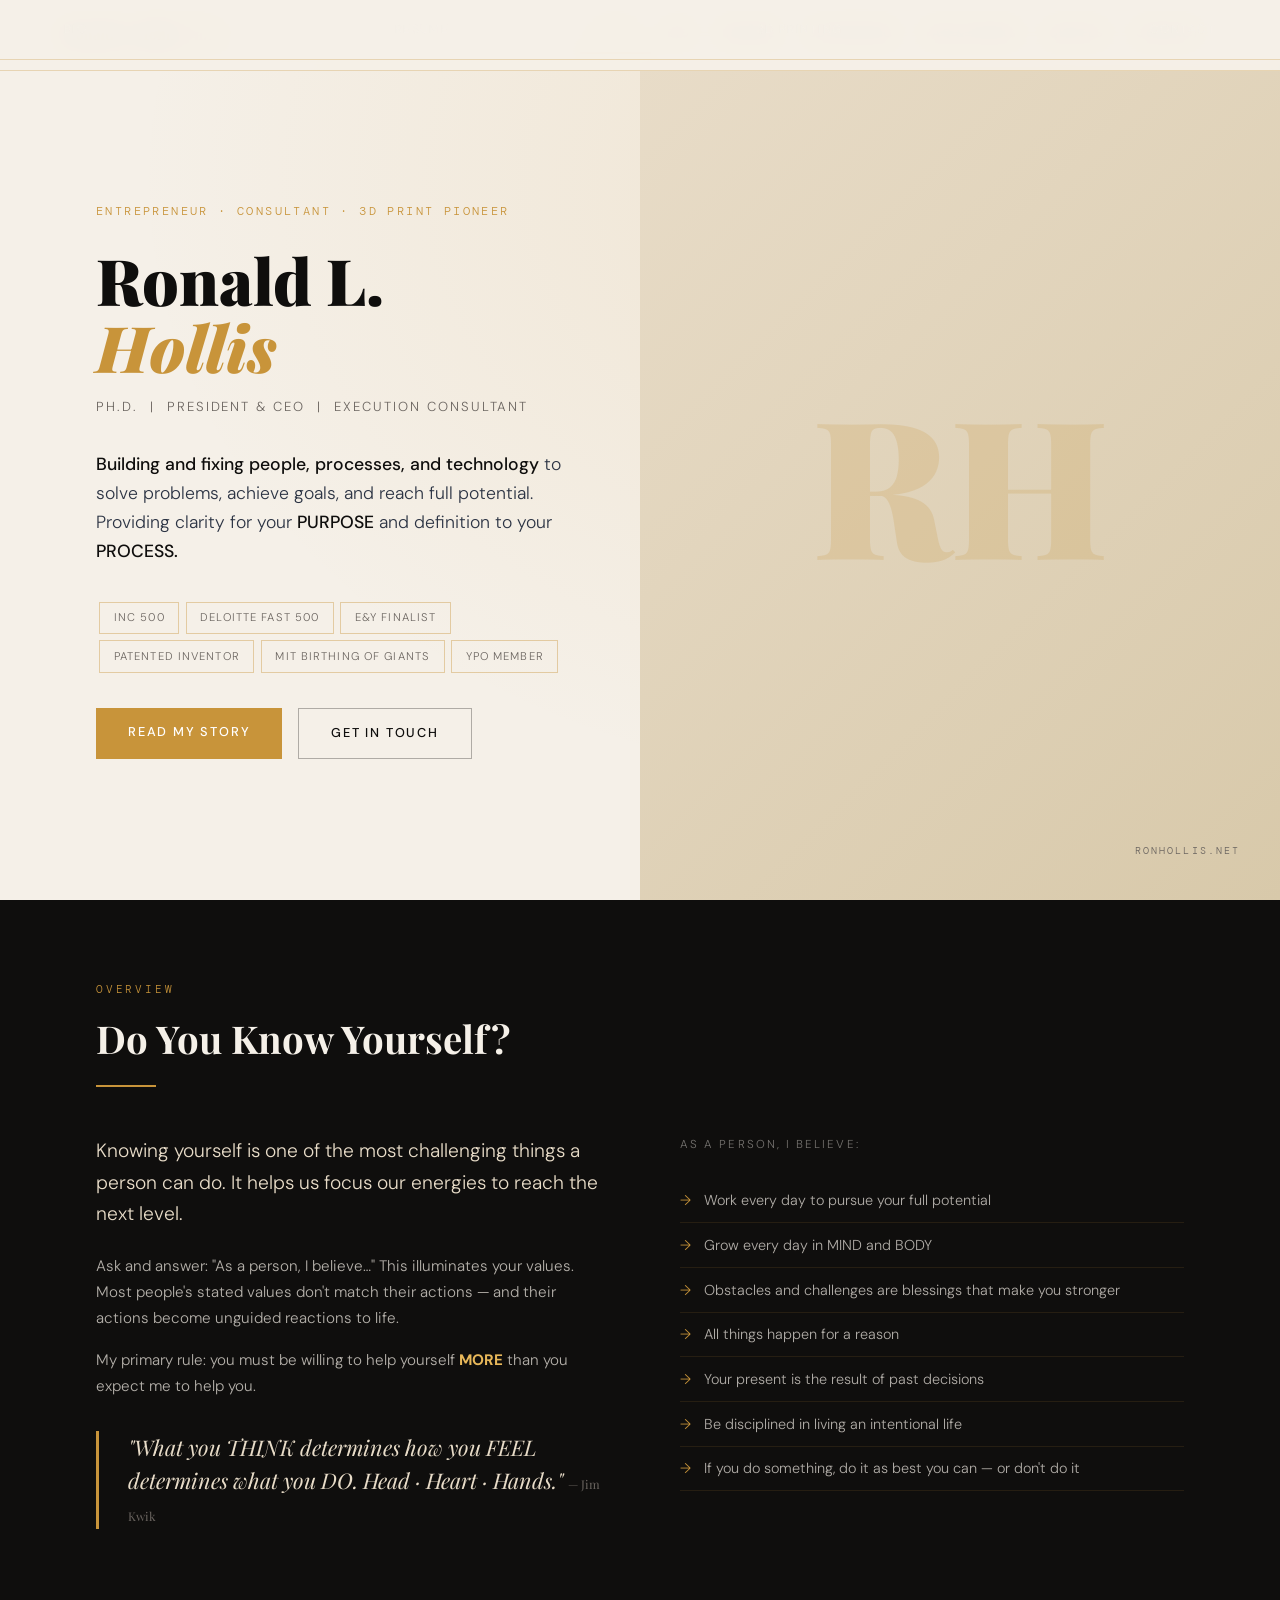
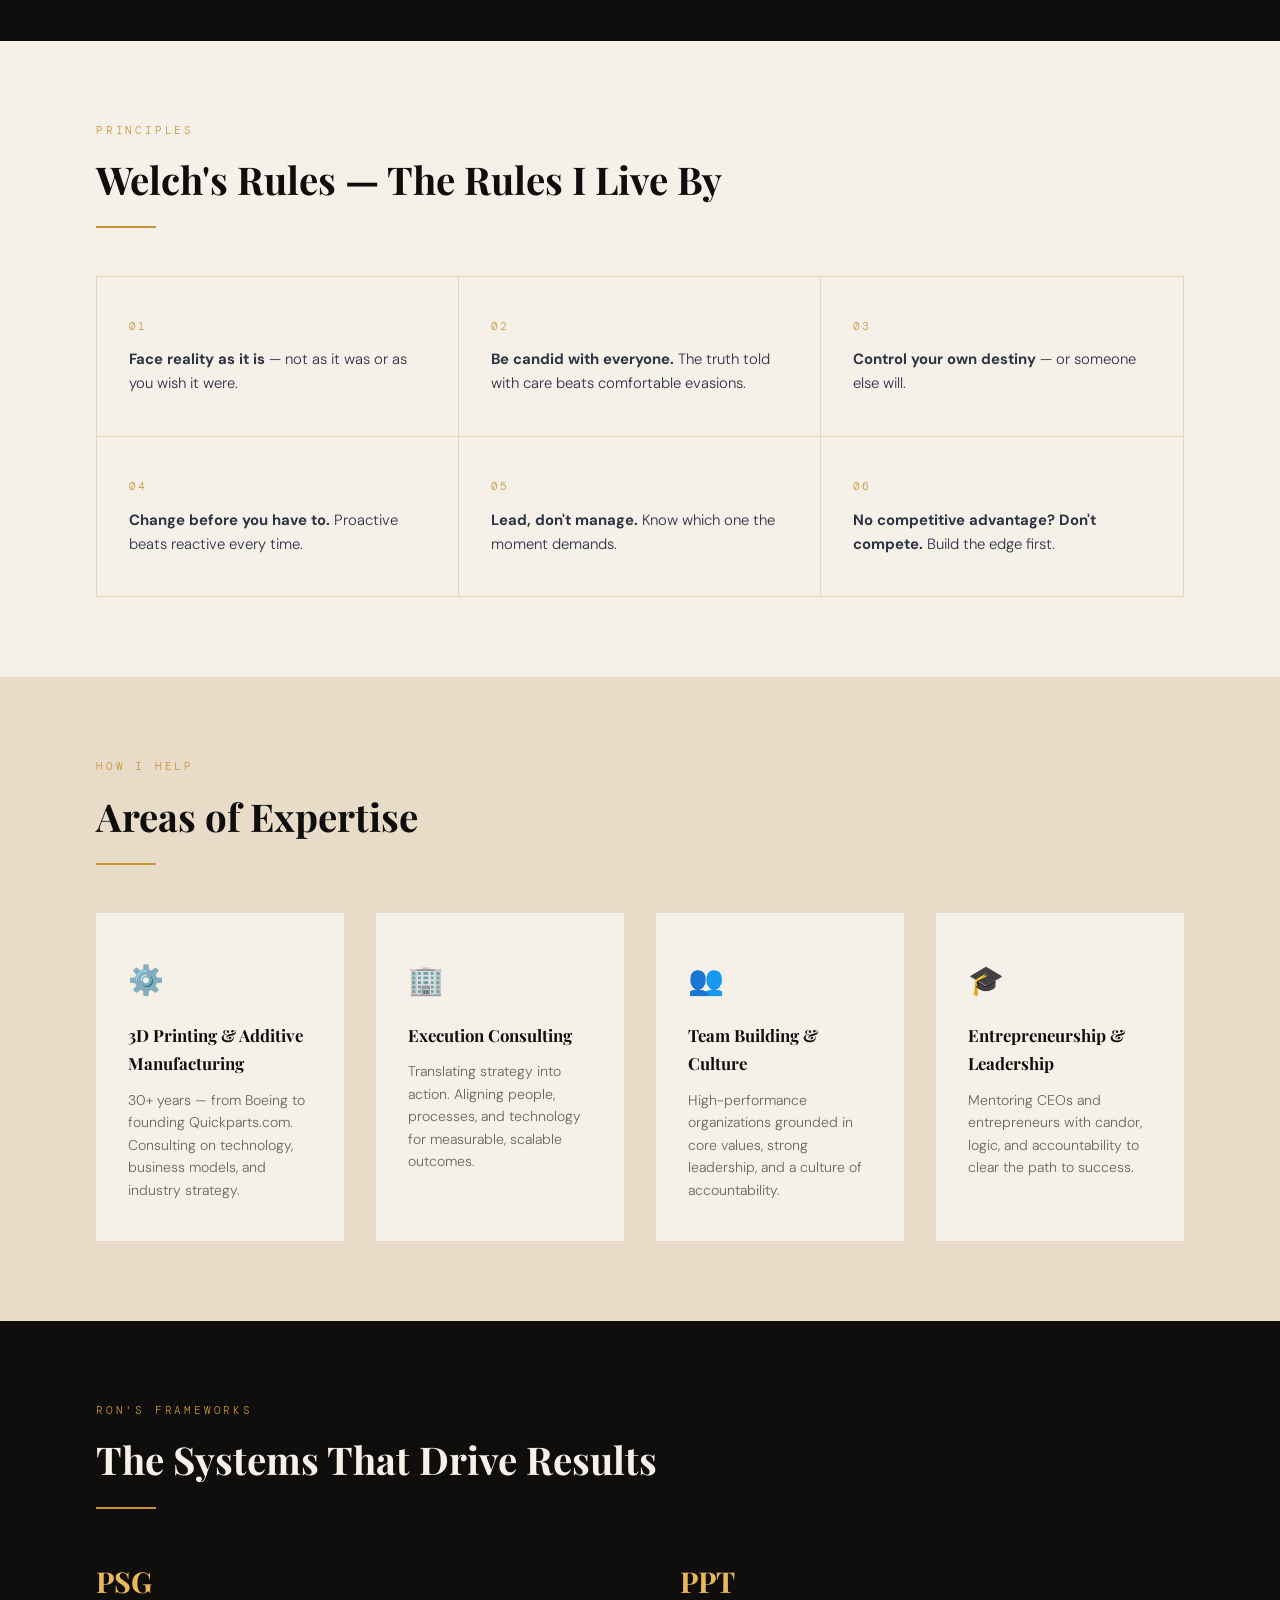
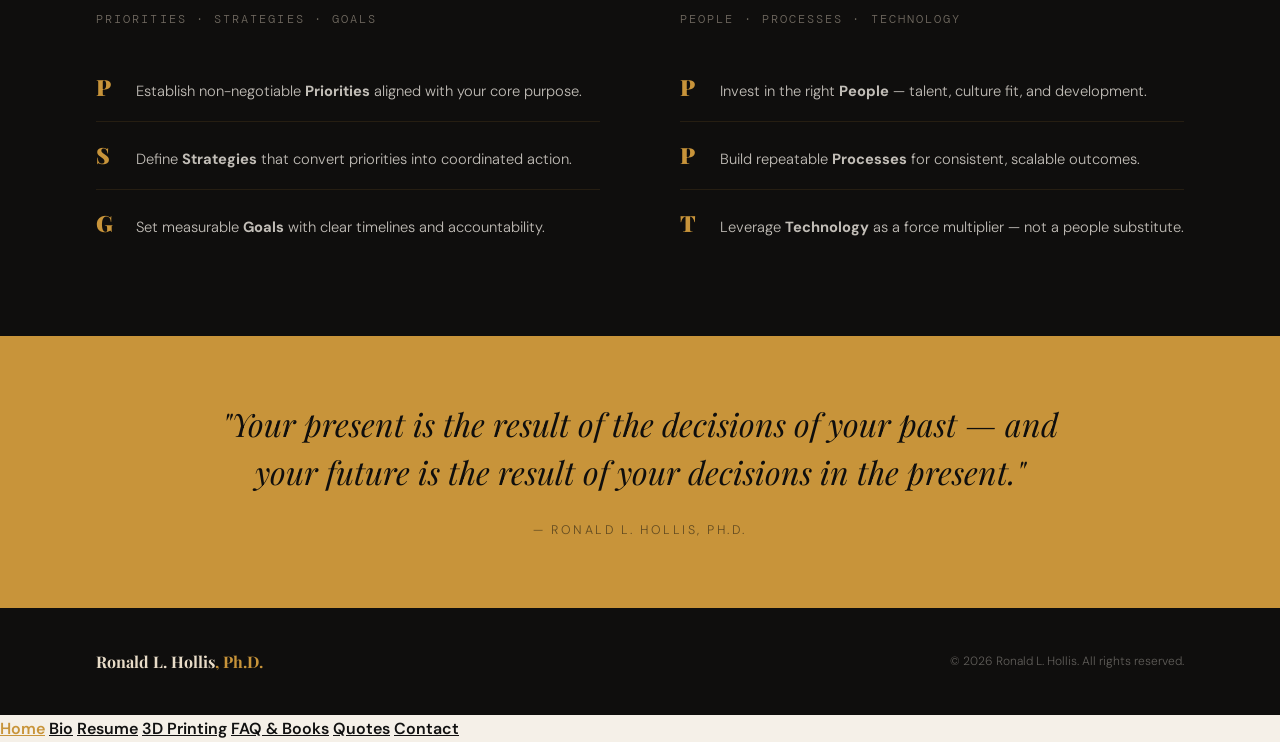
<file: index.html>
<!DOCTYPE html>
<html lang="en">
<head>
<meta charset="UTF-8"><meta name="viewport" content="width=device-width,initial-scale=1.0">
<title>Ronald L. Hollis, Ph.D. — Purpose · Process · Results</title>
<link rel="preconnect" href="https://fonts.googleapis.com">
<link href="https://fonts.googleapis.com/css2?family=Playfair+Display:ital,wght@0,400;0,700;0,900;1,400&family=DM+Sans:wght@300;400;500&family=DM+Mono:wght@400&display=swap" rel="stylesheet">
<link rel="stylesheet" href="style.css">
<style>
.hero{min-height:100vh;display:grid;grid-template-columns:1fr 1fr;padding-top:60px;position:relative;overflow:hidden}
.hero-bg{position:absolute;inset:0;background:radial-gradient(ellipse at 70% 20%,rgba(200,148,58,.12) 0%,transparent 60%)}
.hero-text{display:flex;flex-direction:column;justify-content:center;padding:5rem 3rem 5rem 6rem;position:relative;z-index:2}
.eyebrow{font-family:'DM Mono',monospace;font-size:.75rem;letter-spacing:.2em;text-transform:uppercase;color:var(--gold);margin-bottom:1.5rem;animation:slideUp .8s .3s ease both}
.hero-name{font-family:'Playfair Display',serif;font-size:clamp(3rem,5vw,5.5rem);line-height:1.05;font-weight:900;animation:slideUp .8s .5s ease both}
.hero-name em{font-style:italic;color:var(--gold);display:block}
.hero-sub{margin-top:1rem;font-size:.82rem;letter-spacing:.15em;text-transform:uppercase;color:var(--mid);animation:slideUp .8s .7s ease both}
.hero-tag{margin-top:2rem;font-size:1.1rem;line-height:1.65;max-width:500px;color:var(--slate);animation:slideUp .8s .9s ease both}
.hero-tag strong{font-weight:500;color:var(--ink)}
.hero-creds{margin-top:2rem;animation:slideUp .8s 1s ease both}
.hero-cta{margin-top:2rem;display:flex;gap:1rem;flex-wrap:wrap;animation:slideUp .8s 1.1s ease both}
.hero-visual{display:flex;align-items:center;justify-content:center;background:linear-gradient(135deg,var(--warm) 0%,#d8c9aa 100%);position:relative}
.monogram{font-family:'Playfair Display',serif;font-size:12rem;font-weight:900;color:rgba(200,148,58,.2);line-height:1;animation:fadeIn 1.2s .8s ease both}
.vlabel{position:absolute;bottom:2.5rem;right:2.5rem;font-family:'DM Mono',monospace;font-size:.65rem;letter-spacing:.2em;text-transform:uppercase;color:var(--mid)}
@keyframes fadeIn{from{opacity:0}to{opacity:1}}
@media(max-width:900px){.hero{grid-template-columns:1fr;min-height:auto}.hero-text{padding:5rem 1.5rem 3rem}.hero-visual{display:none}}
</style>
<style>
/* NAV FIX - inline override */
.nav-links a { color: #111 !important; font-weight: 600 !important; }
.nav-links a:hover, .nav-links a.active { color: #c8943a !important; }
.mobile-menu a { color: #111 !important; font-weight: 600 !important; }
.mobile-menu a:hover, .mobile-menu a.active { color: #c8943a !important; }
/* Force nav links visible at ALL screen sizes */
@media(max-width:900px) {
  .nav-links { display: none !important; }
  .hamburger { display: flex !important; }
}
@media(min-width:901px) {
  .nav-links { display: flex !important; }
  .hamburger { display: none !important; }
}
</style>
</head>
<body>
<nav>
  <a href="index.html" class="nav-logo">Ronald L. Hollis<span>, Ph.D.</span></a>
  <ul class="nav-links">
    <li><a href="index.html" class="active">Home</a></li>
    <li><a href="bio.html">Bio</a></li>
    <li><a href="resume.html">Resume</a></li>
    <li><a href="3d-printing.html">3D Printing</a></li>
    <li><a href="faq.html">FAQ &amp; Books</a></li>
    <li><a href="quotes.html">Quotes</a></li>
    <li><a href="contact.html">Contact</a></li>
  </ul>
<button class="hamburger" onclick="document.getElementById('mobileMenu').classList.toggle('open')" aria-label="Menu"><span></span><span></span><span></span></button></nav>

<div class="hero">
  <div class="hero-bg"></div>
  <div class="hero-text">
    <p class="eyebrow">Entrepreneur · Consultant · 3D Print Pioneer</p>
    <h1 class="hero-name">Ronald L.<br><em>Hollis</em></h1>
    <p class="hero-sub">Ph.D. &nbsp;|&nbsp; President &amp; CEO &nbsp;|&nbsp; Execution Consultant</p>
    <p class="hero-tag"><strong>Building and fixing people, processes, and technology</strong> to solve problems, achieve goals, and reach full potential. Providing clarity for your <strong>PURPOSE</strong> and definition to your <strong>PROCESS.</strong></p>
    <div class="hero-creds">
      <span class="cred-tag">INC 500</span><span class="cred-tag">Deloitte Fast 500</span><span class="cred-tag">E&amp;Y Finalist</span><span class="cred-tag">Patented Inventor</span><span class="cred-tag">MIT Birthing of Giants</span><span class="cred-tag">YPO Member</span>
    </div>
    <div class="hero-cta">
      <a href="bio.html" class="btn-primary">Read My Story</a>
      <a href="contact.html" class="btn-ghost">Get in Touch</a>
    </div>
  </div>
  <div class="hero-visual">
    <div class="monogram">RH</div>
    <p class="vlabel">ronhollis.net</p>
  </div>
</div>

<div class="band reveal">
  <p class="section-label">Overview</p>
  <h2 class="section-title">Do You Know Yourself?</h2>
  <div class="divider"></div>
  <div class="two-col">
    <div>
      <p class="about-lead">Knowing yourself is one of the most challenging things a person can do. It helps us focus our energies to reach the next level.</p>
      <div class="about-body">
        <p>Ask and answer: "As a person, I believe…" This illuminates your values. Most people's stated values don't match their actions — and their actions become unguided reactions to life.</p>
        <p>My primary rule: you must be willing to help yourself <strong style="color:var(--gold-light)">MORE</strong> than you expect me to help you.</p>
      </div>
      <blockquote class="blockquote">"What you THINK determines how you FEEL determines what you DO. Head · Heart · Hands." <small style="font-size:.75rem;font-style:normal;color:var(--mid);">— Jim Kwik</small></blockquote>
    </div>
    <div>
      <p style="color:rgba(245,240,232,.45);font-size:.72rem;letter-spacing:.18em;text-transform:uppercase;margin-bottom:1rem;">As a person, I believe:</p>
      <ul class="cred-list">
        <li>Work every day to pursue your full potential</li>
        <li>Grow every day in MIND and BODY</li>
        <li>Obstacles and challenges are blessings that make you stronger</li>
        <li>All things happen for a reason</li>
        <li>Your present is the result of past decisions</li>
        <li>Be disciplined in living an intentional life</li>
        <li>If you do something, do it as best you can — or don't do it</li>
      </ul>
    </div>
  </div>
</div>

<section class="reveal">
  <p class="section-label">Principles</p>
  <h2 class="section-title">Welch's Rules — The Rules I Live By</h2>
  <div class="divider"></div>
  <div class="beliefs-grid">
    <div class="belief-card"><p class="belief-number">01</p><p class="belief-text"><strong>Face reality as it is</strong> — not as it was or as you wish it were.</p></div>
    <div class="belief-card"><p class="belief-number">02</p><p class="belief-text"><strong>Be candid with everyone.</strong> The truth told with care beats comfortable evasions.</p></div>
    <div class="belief-card"><p class="belief-number">03</p><p class="belief-text"><strong>Control your own destiny</strong> — or someone else will.</p></div>
    <div class="belief-card"><p class="belief-number">04</p><p class="belief-text"><strong>Change before you have to.</strong> Proactive beats reactive every time.</p></div>
    <div class="belief-card"><p class="belief-number">05</p><p class="belief-text"><strong>Lead, don't manage.</strong> Know which one the moment demands.</p></div>
    <div class="belief-card"><p class="belief-number">06</p><p class="belief-text"><strong>No competitive advantage? Don't compete.</strong> Build the edge first.</p></div>
  </div>
</section>

<section class="bg-warm reveal">
  <p class="section-label">How I Help</p>
  <h2 class="section-title">Areas of Expertise</h2>
  <div class="divider"></div>
  <div class="four-col">
    <div class="card"><div class="card-icon">⚙️</div><h4>3D Printing &amp; Additive Manufacturing</h4><p>30+ years — from Boeing to founding Quickparts.com. Consulting on technology, business models, and industry strategy.</p></div>
    <div class="card"><div class="card-icon">🏢</div><h4>Execution Consulting</h4><p>Translating strategy into action. Aligning people, processes, and technology for measurable, scalable outcomes.</p></div>
    <div class="card"><div class="card-icon">👥</div><h4>Team Building &amp; Culture</h4><p>High-performance organizations grounded in core values, strong leadership, and a culture of accountability.</p></div>
    <div class="card"><div class="card-icon">🎓</div><h4>Entrepreneurship &amp; Leadership</h4><p>Mentoring CEOs and entrepreneurs with candor, logic, and accountability to clear the path to success.</p></div>
  </div>
</section>

<div class="band reveal">
  <p class="section-label">Ron's Frameworks</p>
  <h2 class="section-title">The Systems That Drive Results</h2>
  <div class="divider"></div>
  <div class="two-col">
    <div class="fw-block">
      <h3>PSG</h3><p class="sub">Priorities · Strategies · Goals</p>
      <ul class="fw-list">
        <li><span class="fi">P</span><span>Establish non-negotiable <strong>Priorities</strong> aligned with your core purpose.</span></li>
        <li><span class="fi">S</span><span>Define <strong>Strategies</strong> that convert priorities into coordinated action.</span></li>
        <li><span class="fi">G</span><span>Set measurable <strong>Goals</strong> with clear timelines and accountability.</span></li>
      </ul>
    </div>
    <div class="fw-block">
      <h3>PPT</h3><p class="sub">People · Processes · Technology</p>
      <ul class="fw-list">
        <li><span class="fi">P</span><span>Invest in the right <strong>People</strong> — talent, culture fit, and development.</span></li>
        <li><span class="fi">P</span><span>Build repeatable <strong>Processes</strong> for consistent, scalable outcomes.</span></li>
        <li><span class="fi">T</span><span>Leverage <strong>Technology</strong> as a force multiplier — not a people substitute.</span></li>
      </ul>
    </div>
  </div>
</div>

<div class="quote-banner reveal">
  <blockquote>"Your present is the result of the decisions of your past — and your future is the result of your decisions in the present."</blockquote>
  <cite>— Ronald L. Hollis, Ph.D.</cite>
</div>

<footer>
  <div class="footer-logo">Ronald L. Hollis<span>, Ph.D.</span></div>
  <div class="footer-copy">© 2026 Ronald L. Hollis. All rights reserved.</div>
  <nav class="footer-links"><a href="bio.html">Bio</a><a href="resume.html">Resume</a><a href="3d-printing.html">3D Printing</a><a href="contact.html">Contact</a></nav>
</footer>
<script>document.addEventListener('DOMContentLoaded',()=>{document.querySelectorAll('.reveal').forEach(el=>{new IntersectionObserver(([e])=>{if(e.isIntersecting)e.target.classList.add('visible')},{threshold:.08}).observe(el)})});</script>


<div class="mobile-menu" id="mobileMenu">
  <a href="index.html" class="active">Home</a>
  <a href="bio.html">Bio</a>
  <a href="resume.html">Resume</a>
  <a href="3d-printing.html">3D Printing</a>
  <a href="faq.html">FAQ &amp; Books</a>
  <a href="quotes.html">Quotes</a>
  <a href="contact.html">Contact</a>
</div>
<script>document.addEventListener('click',function(e){if(!e.target.closest('.hamburger')&&!e.target.closest('.mobile-menu'))document.getElementById('mobileMenu').classList.remove('open');});</script>
</body></html>
</file>
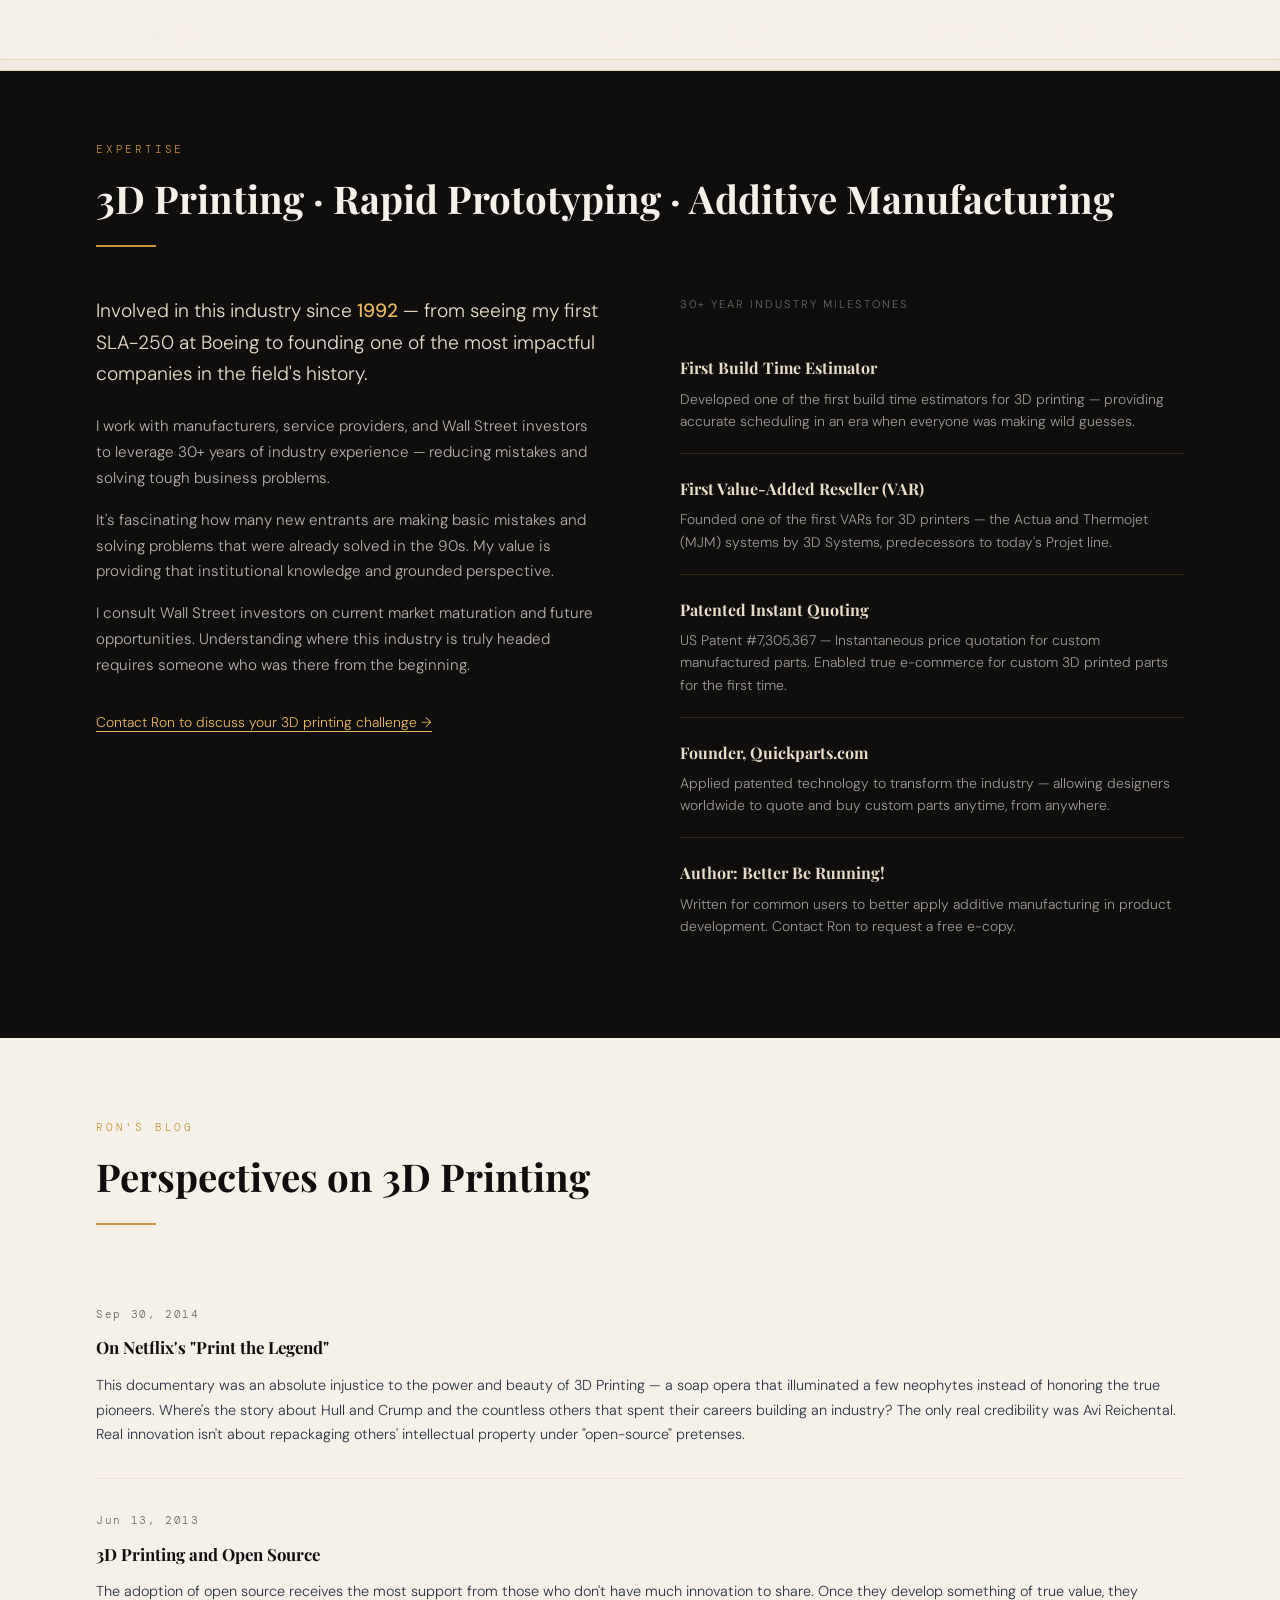
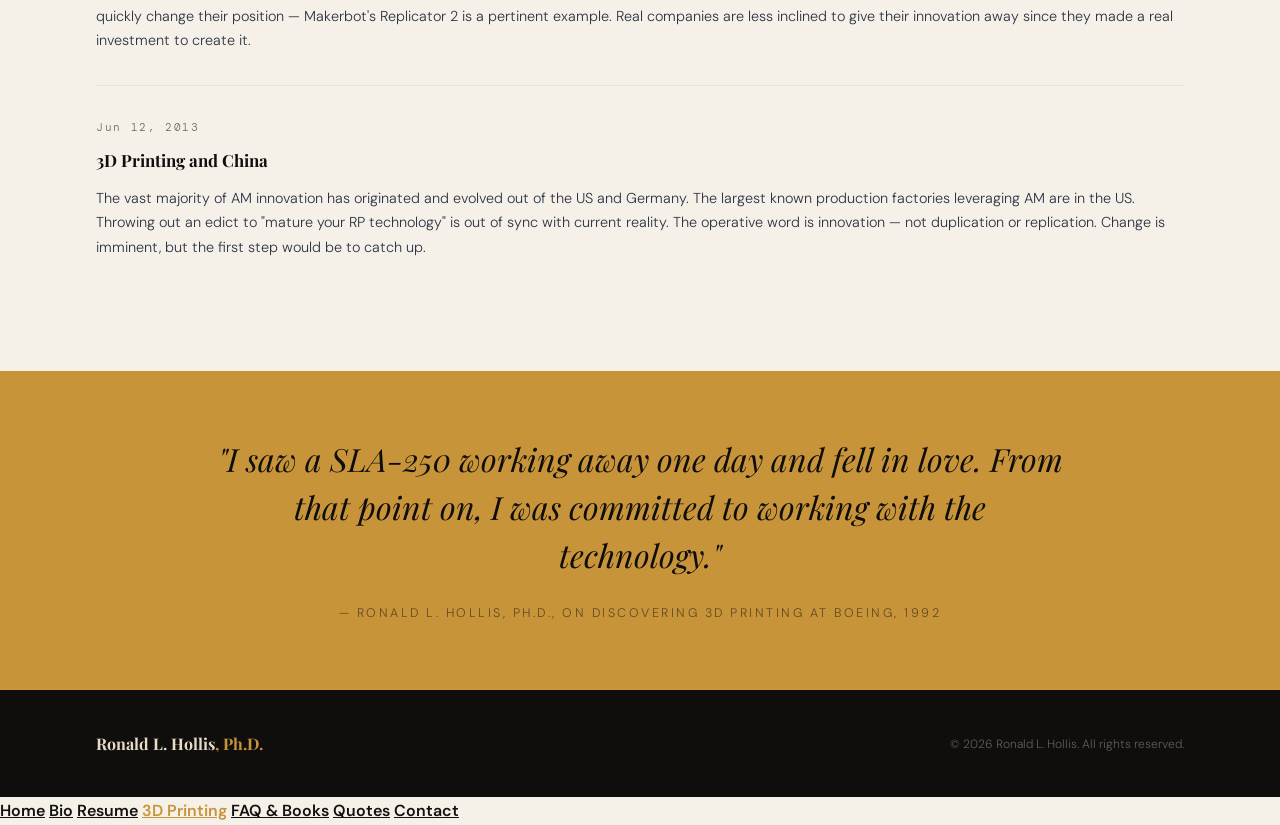
<file: 3d-printing.html>
<!DOCTYPE html>
<html lang="en">
<head>
<meta charset="UTF-8"><meta name="viewport" content="width=device-width,initial-scale=1.0">
<title>3D Printing — Ronald L. Hollis, Ph.D.</title>
<link rel="preconnect" href="https://fonts.googleapis.com">
<link href="https://fonts.googleapis.com/css2?family=Playfair+Display:ital,wght@0,400;0,700;0,900;1,400&family=DM+Sans:wght@300;400;500&family=DM+Mono:wght@400&display=swap" rel="stylesheet">
<link rel="stylesheet" href="style.css">
<style>
.blog-post{padding:2rem 0;border-bottom:1px solid rgba(200,148,58,.15)}
.blog-post:last-child{border-bottom:none}
.blog-post .bdate{font-family:'DM Mono',monospace;font-size:.68rem;letter-spacing:.15em;color:var(--mid);margin-bottom:.6rem}
.blog-post h4{font-family:'Playfair Display',serif;font-size:1.05rem;font-weight:700;color:var(--ink);margin-bottom:.7rem}
.blog-post p{font-size:.9rem;color:var(--slate);line-height:1.7}
</style>
<style>
/* NAV FIX - inline override */
.nav-links a { color: #111 !important; font-weight: 600 !important; }
.nav-links a:hover, .nav-links a.active { color: #c8943a !important; }
.mobile-menu a { color: #111 !important; font-weight: 600 !important; }
.mobile-menu a:hover, .mobile-menu a.active { color: #c8943a !important; }
/* Force nav links visible at ALL screen sizes */
@media(max-width:900px) {
  .nav-links { display: none !important; }
  .hamburger { display: flex !important; }
}
@media(min-width:901px) {
  .nav-links { display: flex !important; }
  .hamburger { display: none !important; }
}
</style>
</head>
<body style="padding-top:60px">
<nav>
  <a href="index.html" class="nav-logo">Ronald L. Hollis<span>, Ph.D.</span></a>
  <ul class="nav-links">
    <li><a href="index.html">Home</a></li>
    <li><a href="bio.html">Bio</a></li>
    <li><a href="resume.html">Resume</a></li>
    <li><a href="3d-printing.html" class="active">3D Printing</a></li>
    <li><a href="faq.html">FAQ &amp; Books</a></li>
    <li><a href="quotes.html">Quotes</a></li>
    <li><a href="contact.html">Contact</a></li>
  </ul>
<button class="hamburger" onclick="document.getElementById('mobileMenu').classList.toggle('open')" aria-label="Menu"><span></span><span></span><span></span></button></nav>

<div class="band reveal">
  <p class="section-label">Expertise</p>
  <h2 class="section-title">3D Printing · Rapid Prototyping · Additive Manufacturing</h2>
  <div class="divider"></div>
  <div class="two-col">
    <div>
      <p class="about-lead">Involved in this industry since <strong>1992</strong> — from seeing my first SLA-250 at Boeing to founding one of the most impactful companies in the field's history.</p>
      <div class="about-body">
        <p>I work with manufacturers, service providers, and Wall Street investors to leverage 30+ years of industry experience — reducing mistakes and solving tough business problems.</p>
        <p>It's fascinating how many new entrants are making basic mistakes and solving problems that were already solved in the 90s. My value is providing that institutional knowledge and grounded perspective.</p>
        <p>I consult Wall Street investors on current market maturation and future opportunities. Understanding where this industry is truly headed requires someone who was there from the beginning.</p>
      </div>
      <p style="margin-top:2rem;font-size:.87rem"><a href="contact.html" style="color:var(--gold-light);border-bottom:1px solid var(--gold-light);text-decoration:none">Contact Ron to discuss your 3D printing challenge →</a></p>
    </div>
    <div>
      <p style="color:rgba(245,240,232,.4);font-size:.7rem;letter-spacing:.18em;text-transform:uppercase;margin-bottom:1.2rem">30+ Year Industry Milestones</p>
      <div class="milestone">
        <h4>First Build Time Estimator</h4>
        <p>Developed one of the first build time estimators for 3D printing — providing accurate scheduling in an era when everyone was making wild guesses.</p>
      </div>
      <div class="milestone">
        <h4>First Value-Added Reseller (VAR)</h4>
        <p>Founded one of the first VARs for 3D printers — the Actua and Thermojet (MJM) systems by 3D Systems, predecessors to today's Projet line.</p>
      </div>
      <div class="milestone">
        <h4>Patented Instant Quoting</h4>
        <p>US Patent #7,305,367 — Instantaneous price quotation for custom manufactured parts. Enabled true e-commerce for custom 3D printed parts for the first time.</p>
      </div>
      <div class="milestone">
        <h4>Founder, Quickparts.com</h4>
        <p>Applied patented technology to transform the industry — allowing designers worldwide to quote and buy custom parts anytime, from anywhere.</p>
      </div>
      <div class="milestone">
        <h4>Author: Better Be Running!</h4>
        <p>Written for common users to better apply additive manufacturing in product development. Contact Ron to request a free e-copy.</p>
      </div>
    </div>
  </div>
</div>

<section class="reveal">
  <p class="section-label">Ron's Blog</p>
  <h2 class="section-title">Perspectives on 3D Printing</h2>
  <div class="divider"></div>
  <div class="blog-post">
    <p class="bdate">Sep 30, 2014</p>
    <h4>On Netflix's "Print the Legend"</h4>
    <p>This documentary was an absolute injustice to the power and beauty of 3D Printing — a soap opera that illuminated a few neophytes instead of honoring the true pioneers. Where's the story about Hull and Crump and the countless others that spent their careers building an industry? The only real credibility was Avi Reichental. Real innovation isn't about repackaging others' intellectual property under "open-source" pretenses.</p>
  </div>
  <div class="blog-post">
    <p class="bdate">Jun 13, 2013</p>
    <h4>3D Printing and Open Source</h4>
    <p>The adoption of open source receives the most support from those who don't have much innovation to share. Once they develop something of true value, they quickly change their position — Makerbot's Replicator 2 is a pertinent example. Real companies are less inclined to give their innovation away since they made a real investment to create it.</p>
  </div>
  <div class="blog-post">
    <p class="bdate">Jun 12, 2013</p>
    <h4>3D Printing and China</h4>
    <p>The vast majority of AM innovation has originated and evolved out of the US and Germany. The largest known production factories leveraging AM are in the US. Throwing out an edict to "mature your RP technology" is out of sync with current reality. The operative word is innovation — not duplication or replication. Change is imminent, but the first step would be to catch up.</p>
  </div>
</section>

<div class="quote-banner reveal">
  <blockquote>"I saw a SLA-250 working away one day and fell in love. From that point on, I was committed to working with the technology."</blockquote>
  <cite>— Ronald L. Hollis, Ph.D., on discovering 3D printing at Boeing, 1992</cite>
</div>

<footer>
  <div class="footer-logo">Ronald L. Hollis<span>, Ph.D.</span></div>
  <div class="footer-copy">© 2026 Ronald L. Hollis. All rights reserved.</div>
  <nav class="footer-links"><a href="bio.html">Bio</a><a href="resume.html">Resume</a><a href="contact.html">Contact</a></nav>
</footer>
<script>document.addEventListener('DOMContentLoaded',()=>{document.querySelectorAll('.reveal').forEach(el=>{new IntersectionObserver(([e])=>{if(e.isIntersecting)e.target.classList.add('visible')},{threshold:.08}).observe(el)})});</script>


<div class="mobile-menu" id="mobileMenu">
  <a href="index.html">Home</a>
  <a href="bio.html">Bio</a>
  <a href="resume.html">Resume</a>
  <a href="3d-printing.html" class="active">3D Printing</a>
  <a href="faq.html">FAQ &amp; Books</a>
  <a href="quotes.html">Quotes</a>
  <a href="contact.html">Contact</a>
</div>
<script>document.addEventListener('click',function(e){if(!e.target.closest('.hamburger')&&!e.target.closest('.mobile-menu'))document.getElementById('mobileMenu').classList.remove('open');});</script>
</body></html>
</file>
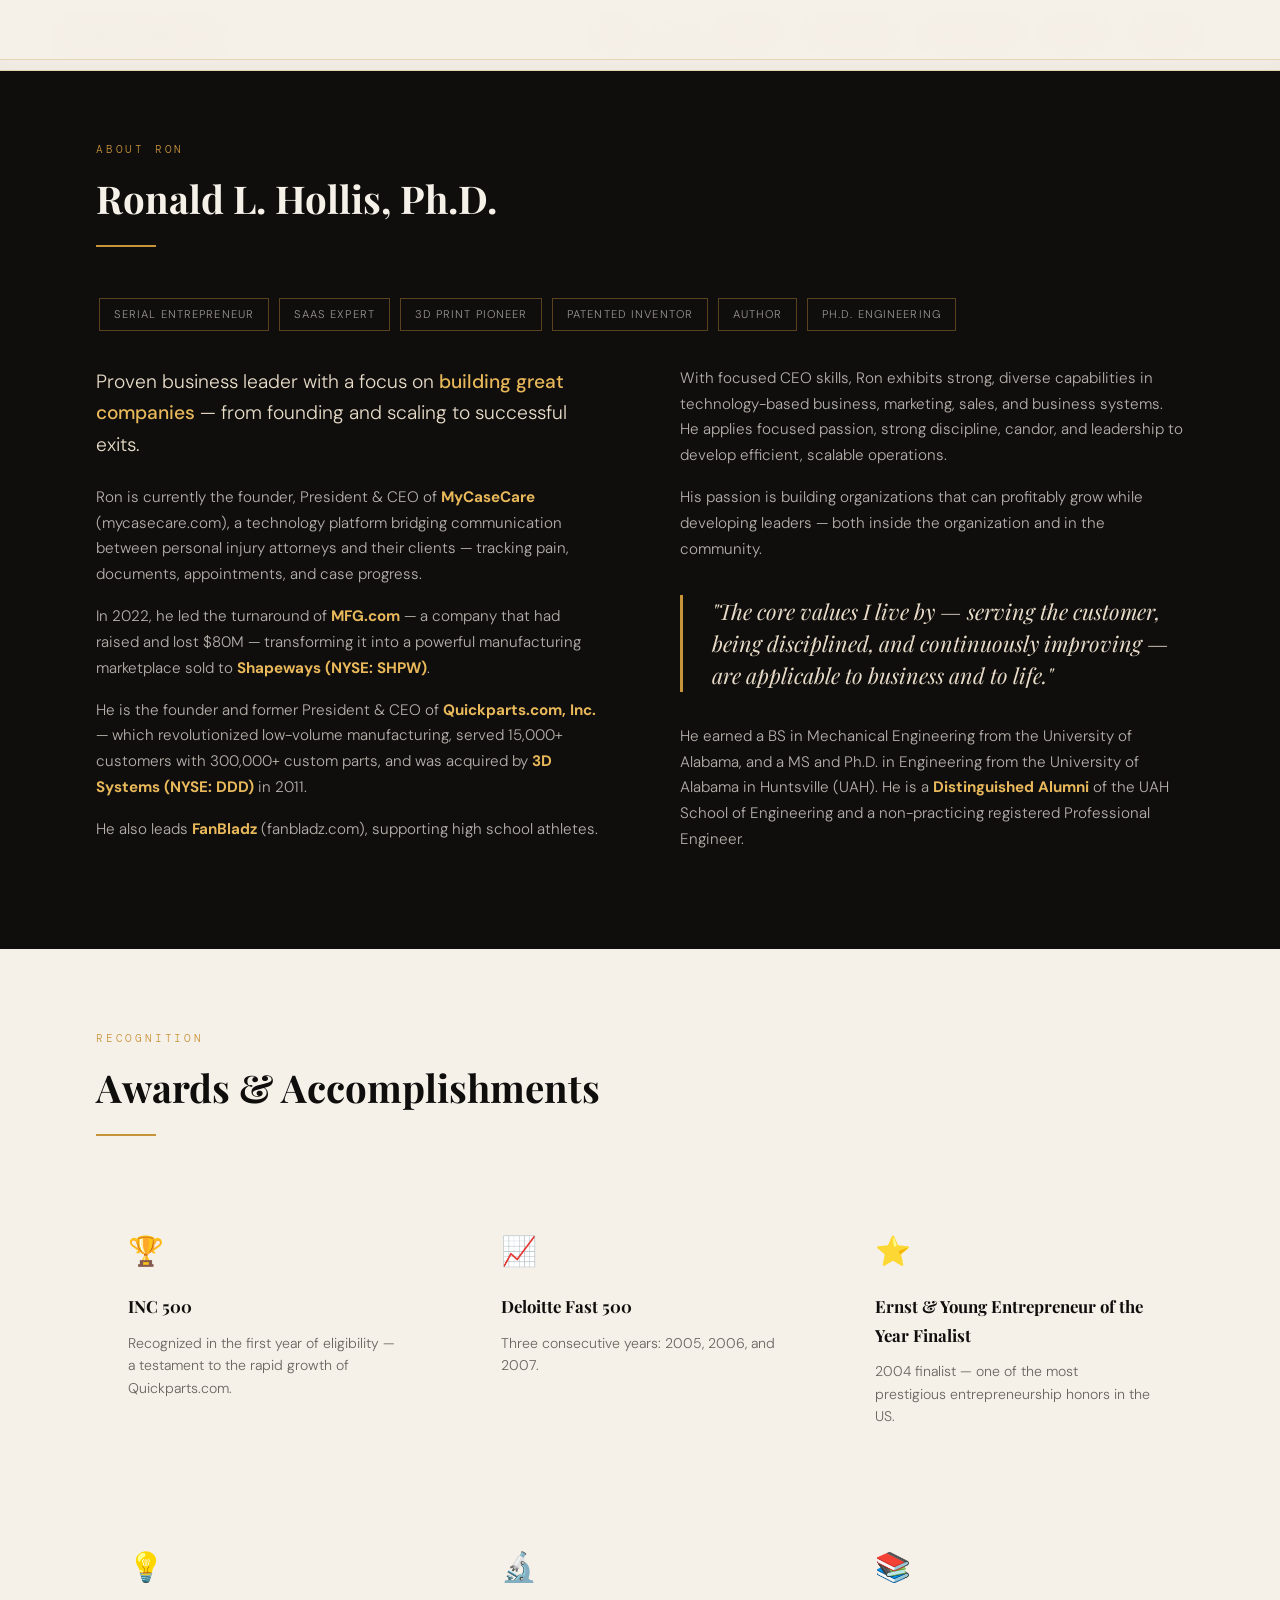
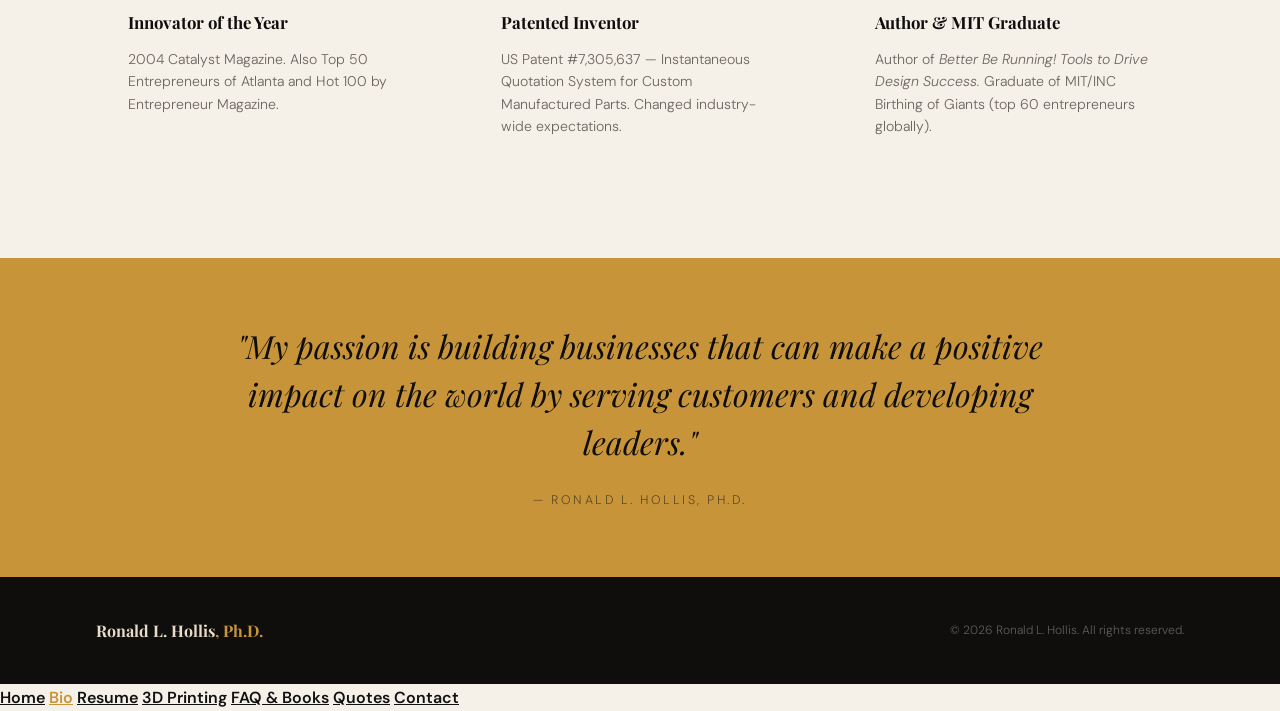
<file: bio.html>
<!DOCTYPE html>
<html lang="en">
<head>
<meta charset="UTF-8"><meta name="viewport" content="width=device-width,initial-scale=1.0">
<title>Bio — Ronald L. Hollis, Ph.D.</title>
<link rel="preconnect" href="https://fonts.googleapis.com">
<link href="https://fonts.googleapis.com/css2?family=Playfair+Display:ital,wght@0,400;0,700;0,900;1,400&family=DM+Sans:wght@300;400;500&family=DM+Mono:wght@400&display=swap" rel="stylesheet">
<link rel="stylesheet" href="style.css">
<style>
/* NAV FIX - inline override */
.nav-links a { color: #111 !important; font-weight: 600 !important; }
.nav-links a:hover, .nav-links a.active { color: #c8943a !important; }
.mobile-menu a { color: #111 !important; font-weight: 600 !important; }
.mobile-menu a:hover, .mobile-menu a.active { color: #c8943a !important; }
/* Force nav links visible at ALL screen sizes */
@media(max-width:900px) {
  .nav-links { display: none !important; }
  .hamburger { display: flex !important; }
}
@media(min-width:901px) {
  .nav-links { display: flex !important; }
  .hamburger { display: none !important; }
}
</style>
</head>
<body style="padding-top:60px">
<nav>
  <a href="index.html" class="nav-logo">Ronald L. Hollis<span>, Ph.D.</span></a>
  <ul class="nav-links">
    <li><a href="index.html">Home</a></li>
    <li><a href="bio.html" class="active">Bio</a></li>
    <li><a href="resume.html">Resume</a></li>
    <li><a href="3d-printing.html">3D Printing</a></li>
    <li><a href="faq.html">FAQ &amp; Books</a></li>
    <li><a href="quotes.html">Quotes</a></li>
    <li><a href="contact.html">Contact</a></li>
  </ul>
<button class="hamburger" onclick="document.getElementById('mobileMenu').classList.toggle('open')" aria-label="Menu"><span></span><span></span><span></span></button></nav>

<div class="band reveal">
  <p class="section-label">About Ron</p>
  <h2 class="section-title">Ronald L. Hollis, Ph.D.</h2>
  <div class="divider"></div>
  <div style="margin-bottom:2rem">
    <span class="cred-tag" style="border-color:rgba(200,148,58,.4);color:rgba(245,240,232,.6)">Serial Entrepreneur</span>
    <span class="cred-tag" style="border-color:rgba(200,148,58,.4);color:rgba(245,240,232,.6)">SaaS Expert</span>
    <span class="cred-tag" style="border-color:rgba(200,148,58,.4);color:rgba(245,240,232,.6)">3D Print Pioneer</span>
    <span class="cred-tag" style="border-color:rgba(200,148,58,.4);color:rgba(245,240,232,.6)">Patented Inventor</span>
    <span class="cred-tag" style="border-color:rgba(200,148,58,.4);color:rgba(245,240,232,.6)">Author</span>
    <span class="cred-tag" style="border-color:rgba(200,148,58,.4);color:rgba(245,240,232,.6)">Ph.D. Engineering</span>
  </div>
  <div class="two-col">
    <div>
      <p class="about-lead">Proven business leader with a focus on <strong>building great companies</strong> — from founding and scaling to successful exits.</p>
      <div class="about-body">
        <p>Ron is currently the founder, President &amp; CEO of <strong style="color:var(--gold-light)">MyCaseCare</strong> (mycasecare.com), a technology platform bridging communication between personal injury attorneys and their clients — tracking pain, documents, appointments, and case progress.</p>
        <p>In 2022, he led the turnaround of <strong style="color:var(--gold-light)">MFG.com</strong> — a company that had raised and lost $80M — transforming it into a powerful manufacturing marketplace sold to <strong style="color:var(--gold-light)">Shapeways (NYSE: SHPW)</strong>.</p>
        <p>He is the founder and former President &amp; CEO of <strong style="color:var(--gold-light)">Quickparts.com, Inc.</strong> — which revolutionized low-volume manufacturing, served 15,000+ customers with 300,000+ custom parts, and was acquired by <strong style="color:var(--gold-light)">3D Systems (NYSE: DDD)</strong> in 2011.</p>
        <p>He also leads <strong style="color:var(--gold-light)">FanBladz</strong> (fanbladz.com), supporting high school athletes.</p>
      </div>
    </div>
    <div>
      <div class="about-body">
        <p>With focused CEO skills, Ron exhibits strong, diverse capabilities in technology-based business, marketing, sales, and business systems. He applies focused passion, strong discipline, candor, and leadership to develop efficient, scalable operations.</p>
        <p>His passion is building organizations that can profitably grow while developing leaders — both inside the organization and in the community.</p>
      </div>
      <blockquote class="blockquote">"The core values I live by — serving the customer, being disciplined, and continuously improving — are applicable to business and to life."</blockquote>
      <div class="about-body">
        <p>He earned a BS in Mechanical Engineering from the University of Alabama, and a MS and Ph.D. in Engineering from the University of Alabama in Huntsville (UAH). He is a <strong style="color:var(--gold-light)">Distinguished Alumni</strong> of the UAH School of Engineering and a non-practicing registered Professional Engineer.</p>
      </div>
    </div>
  </div>
</div>

<section class="reveal">
  <p class="section-label">Recognition</p>
  <h2 class="section-title">Awards &amp; Accomplishments</h2>
  <div class="divider"></div>
  <div class="three-col">
    <div class="card"><div class="card-icon">🏆</div><h4>INC 500</h4><p>Recognized in the first year of eligibility — a testament to the rapid growth of Quickparts.com.</p></div>
    <div class="card"><div class="card-icon">📈</div><h4>Deloitte Fast 500</h4><p>Three consecutive years: 2005, 2006, and 2007.</p></div>
    <div class="card"><div class="card-icon">⭐</div><h4>Ernst &amp; Young Entrepreneur of the Year Finalist</h4><p>2004 finalist — one of the most prestigious entrepreneurship honors in the US.</p></div>
    <div class="card"><div class="card-icon">💡</div><h4>Innovator of the Year</h4><p>2004 Catalyst Magazine. Also Top 50 Entrepreneurs of Atlanta and Hot 100 by Entrepreneur Magazine.</p></div>
    <div class="card"><div class="card-icon">🔬</div><h4>Patented Inventor</h4><p>US Patent #7,305,637 — Instantaneous Quotation System for Custom Manufactured Parts. Changed industry-wide expectations.</p></div>
    <div class="card"><div class="card-icon">📚</div><h4>Author &amp; MIT Graduate</h4><p>Author of <em>Better Be Running! Tools to Drive Design Success.</em> Graduate of MIT/INC Birthing of Giants (top 60 entrepreneurs globally).</p></div>
  </div>
</section>

<div class="quote-banner reveal">
  <blockquote>"My passion is building businesses that can make a positive impact on the world by serving customers and developing leaders."</blockquote>
  <cite>— Ronald L. Hollis, Ph.D.</cite>
</div>

<footer>
  <div class="footer-logo">Ronald L. Hollis<span>, Ph.D.</span></div>
  <div class="footer-copy">© 2026 Ronald L. Hollis. All rights reserved.</div>
  <nav class="footer-links"><a href="resume.html">Resume</a><a href="3d-printing.html">3D Printing</a><a href="contact.html">Contact</a></nav>
</footer>
<script>document.addEventListener('DOMContentLoaded',()=>{document.querySelectorAll('.reveal').forEach(el=>{new IntersectionObserver(([e])=>{if(e.isIntersecting)e.target.classList.add('visible')},{threshold:.08}).observe(el)})});</script>


<div class="mobile-menu" id="mobileMenu">
  <a href="index.html">Home</a>
  <a href="bio.html" class="active">Bio</a>
  <a href="resume.html">Resume</a>
  <a href="3d-printing.html">3D Printing</a>
  <a href="faq.html">FAQ &amp; Books</a>
  <a href="quotes.html">Quotes</a>
  <a href="contact.html">Contact</a>
</div>
<script>document.addEventListener('click',function(e){if(!e.target.closest('.hamburger')&&!e.target.closest('.mobile-menu'))document.getElementById('mobileMenu').classList.remove('open');});</script>
</body></html>
</file>
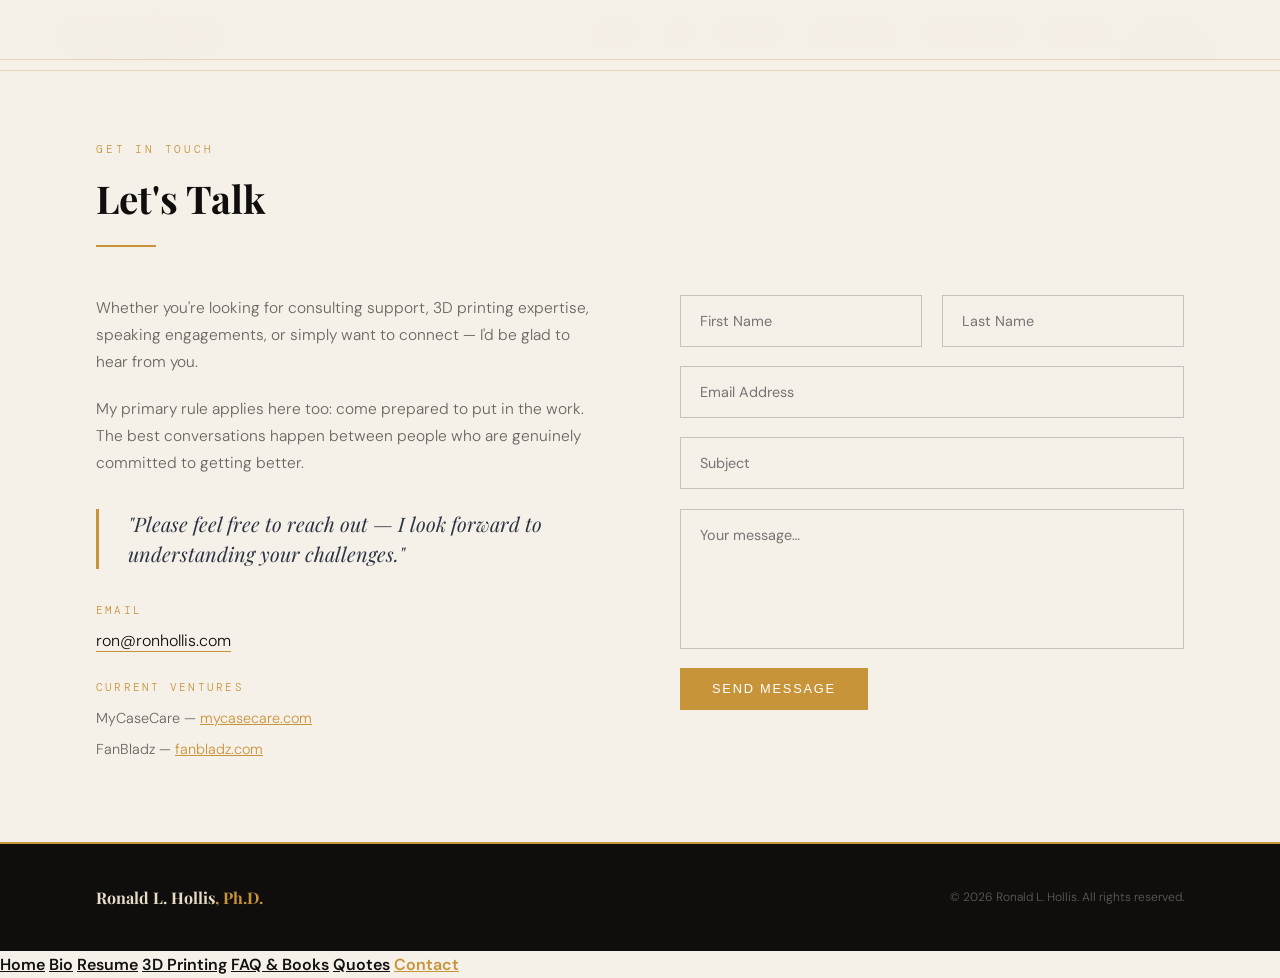
<file: contact.html>
<!DOCTYPE html>
<html lang="en">
<head>
<meta charset="UTF-8"><meta name="viewport" content="width=device-width,initial-scale=1.0">
<title>Contact — Ronald L. Hollis, Ph.D.</title>
<link rel="preconnect" href="https://fonts.googleapis.com">
<link href="https://fonts.googleapis.com/css2?family=Playfair+Display:ital,wght@0,400;0,700;0,900;1,400&family=DM+Sans:wght@300;400;500&family=DM+Mono:wght@400&display=swap" rel="stylesheet">
<link rel="stylesheet" href="style.css">
<style>
/* NAV FIX - inline override */
.nav-links a { color: #111 !important; font-weight: 600 !important; }
.nav-links a:hover, .nav-links a.active { color: #c8943a !important; }
.mobile-menu a { color: #111 !important; font-weight: 600 !important; }
.mobile-menu a:hover, .mobile-menu a.active { color: #c8943a !important; }
/* Force nav links visible at ALL screen sizes */
@media(max-width:900px) {
  .nav-links { display: none !important; }
  .hamburger { display: flex !important; }
}
@media(min-width:901px) {
  .nav-links { display: flex !important; }
  .hamburger { display: none !important; }
}
</style>
</head>
<body style="padding-top:60px">
<nav>
  <a href="index.html" class="nav-logo">Ronald L. Hollis<span>, Ph.D.</span></a>
  <ul class="nav-links">
    <li><a href="index.html">Home</a></li>
    <li><a href="bio.html">Bio</a></li>
    <li><a href="resume.html">Resume</a></li>
    <li><a href="3d-printing.html">3D Printing</a></li>
    <li><a href="faq.html">FAQ &amp; Books</a></li>
    <li><a href="quotes.html">Quotes</a></li>
    <li><a href="contact.html" class="active">Contact</a></li>
  </ul>
<button class="hamburger" onclick="document.getElementById('mobileMenu').classList.toggle('open')" aria-label="Menu"><span></span><span></span><span></span></button></nav>

<section class="reveal">
  <p class="section-label">Get in Touch</p>
  <h2 class="section-title">Let's Talk</h2>
  <div class="divider"></div>
  <div class="two-col">
    <div>
      <p style="color:var(--mid);margin-bottom:1.2rem;font-size:.97rem;line-height:1.75">Whether you're looking for consulting support, 3D printing expertise, speaking engagements, or simply want to connect — I'd be glad to hear from you.</p>
      <p style="color:var(--mid);margin-bottom:1.2rem;font-size:.97rem;line-height:1.75">My primary rule applies here too: come prepared to put in the work. The best conversations happen between people who are genuinely committed to getting better.</p>
      <blockquote style="font-family:'Playfair Display',serif;font-size:1.25rem;font-style:italic;border-left:3px solid var(--gold);padding-left:1.8rem;color:var(--slate);margin:2rem 0;line-height:1.5">"Please feel free to reach out — I look forward to understanding your challenges."</blockquote>
      <div style="margin-top:2rem">
        <p style="font-family:'DM Mono',monospace;font-size:.7rem;letter-spacing:.2em;text-transform:uppercase;color:var(--gold);margin-bottom:.4rem">Email</p>
        <p><a href="mailto:ron@ronhollis.com" style="color:var(--ink);font-size:1rem;text-decoration:none;border-bottom:1px solid var(--gold)">ron@ronhollis.com</a></p>
      </div>
      <div style="margin-top:1.5rem">
        <p style="font-family:'DM Mono',monospace;font-size:.7rem;letter-spacing:.2em;text-transform:uppercase;color:var(--gold);margin-bottom:.6rem">Current Ventures</p>
        <p style="font-size:.9rem;color:var(--mid);margin-bottom:.4rem">MyCaseCare — <a href="http://www.mycasecare.com" target="_blank" style="color:var(--gold)">mycasecare.com</a></p>
        <p style="font-size:.9rem;color:var(--mid)">FanBladz — <a href="http://www.fanbladz.com" target="_blank" style="color:var(--gold)">fanbladz.com</a></p>
      </div>
    </div>
    <form class="contact-form" onsubmit="handleSubmit(event)">
      <div class="form-row">
        <input type="text" placeholder="First Name" required>
        <input type="text" placeholder="Last Name" required>
      </div>
      <input type="email" placeholder="Email Address" required>
      <input type="text" placeholder="Subject">
      <textarea placeholder="Your message…" required></textarea>
      <button type="submit" class="btn-primary" style="align-self:flex-start">Send Message</button>
      <p id="form-msg" style="display:none;font-size:.85rem;color:var(--gold)">Thanks! Ron will be in touch soon.</p>
    </form>
  </div>
</section>

<footer>
  <div class="footer-logo">Ronald L. Hollis<span>, Ph.D.</span></div>
  <div class="footer-copy">© 2026 Ronald L. Hollis. All rights reserved.</div>
  <nav class="footer-links"><a href="bio.html">Bio</a><a href="resume.html">Resume</a><a href="3d-printing.html">3D Printing</a></nav>
</footer>
<script>
function handleSubmit(e){e.preventDefault();document.getElementById('form-msg').style.display='block';e.target.reset()}
document.addEventListener('DOMContentLoaded',()=>{document.querySelectorAll('.reveal').forEach(el=>{new IntersectionObserver(([e])=>{if(e.isIntersecting)e.target.classList.add('visible')},{threshold:.08}).observe(el)})});
</script>


<div class="mobile-menu" id="mobileMenu">
  <a href="index.html">Home</a>
  <a href="bio.html">Bio</a>
  <a href="resume.html">Resume</a>
  <a href="3d-printing.html">3D Printing</a>
  <a href="faq.html">FAQ &amp; Books</a>
  <a href="quotes.html">Quotes</a>
  <a href="contact.html" class="active">Contact</a>
</div>
<script>document.addEventListener('click',function(e){if(!e.target.closest('.hamburger')&&!e.target.closest('.mobile-menu'))document.getElementById('mobileMenu').classList.remove('open');});</script>
</body></html>
</file>
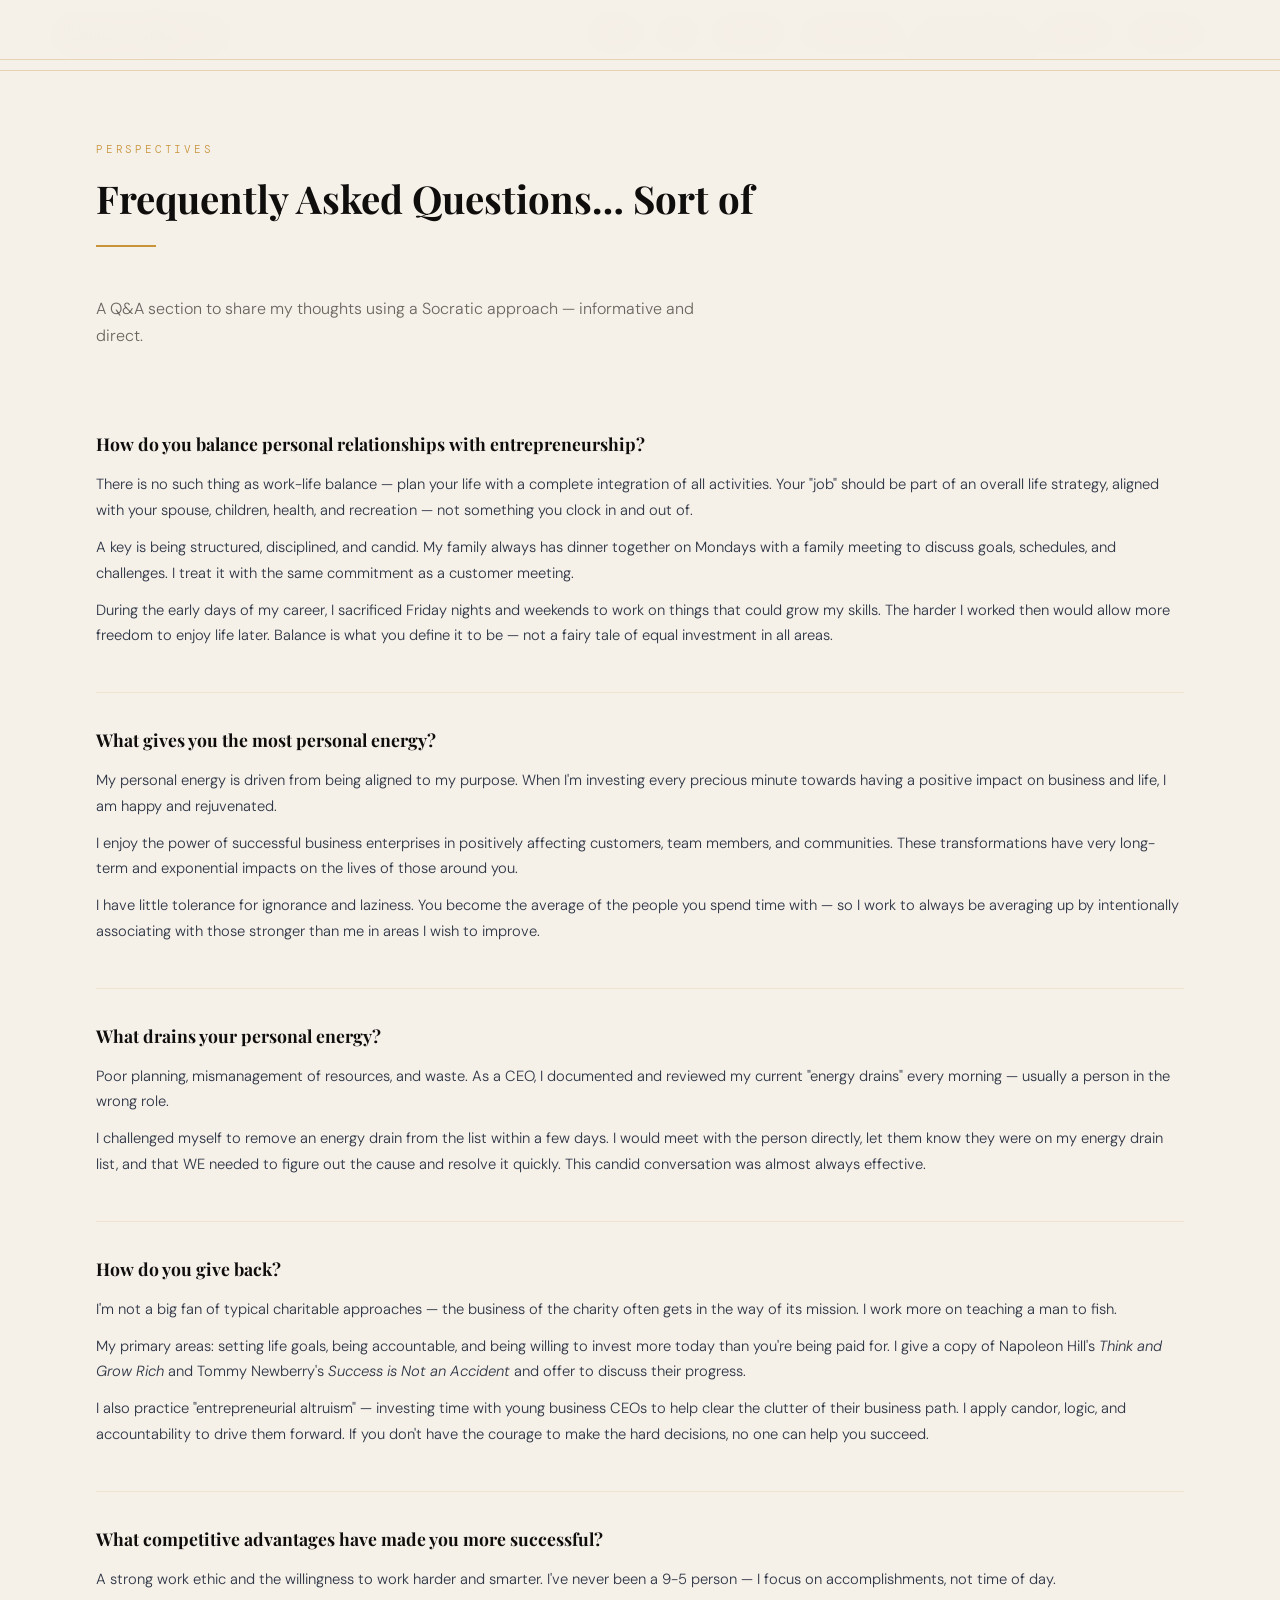
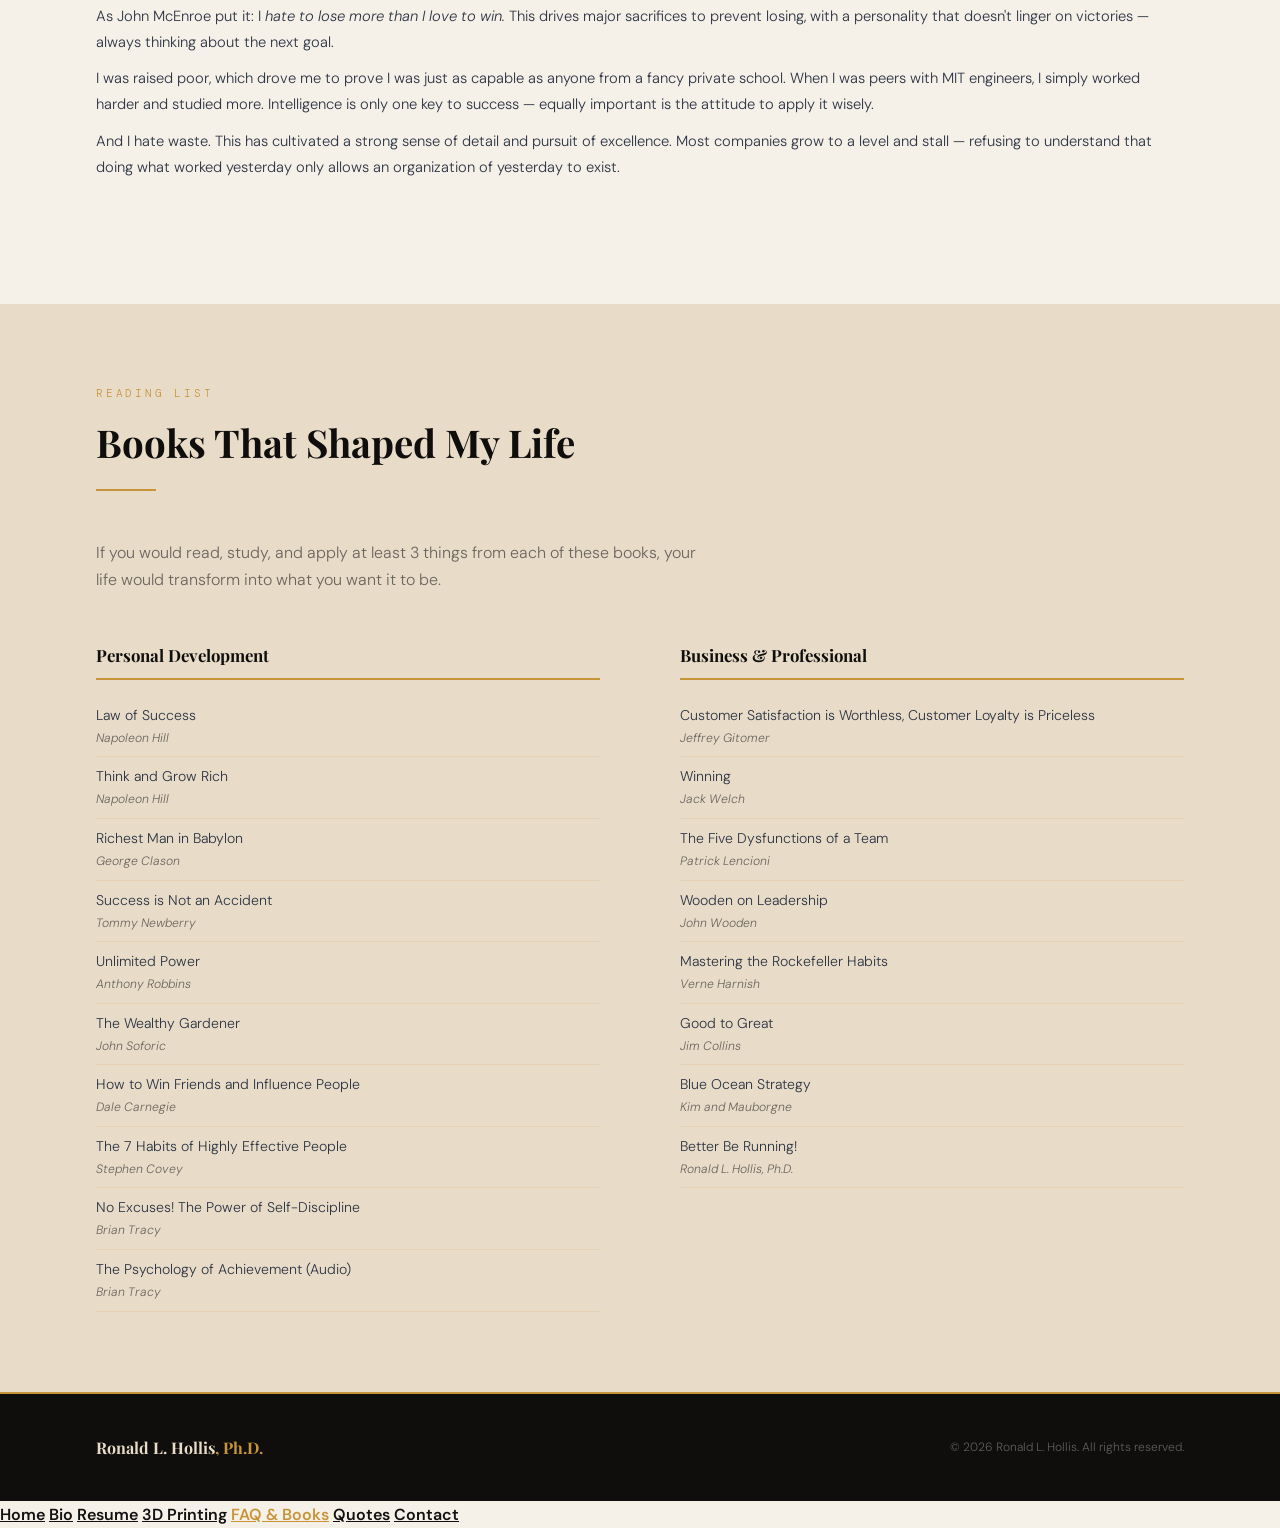
<file: faq.html>
<!DOCTYPE html>
<html lang="en">
<head>
<meta charset="UTF-8"><meta name="viewport" content="width=device-width,initial-scale=1.0">
<title>FAQ &amp; Books — Ronald L. Hollis, Ph.D.</title>
<link rel="preconnect" href="https://fonts.googleapis.com">
<link href="https://fonts.googleapis.com/css2?family=Playfair+Display:ital,wght@0,400;0,700;0,900;1,400&family=DM+Sans:wght@300;400;500&family=DM+Mono:wght@400&display=swap" rel="stylesheet">
<link rel="stylesheet" href="style.css">
<style>
/* NAV FIX - inline override */
.nav-links a { color: #111 !important; font-weight: 600 !important; }
.nav-links a:hover, .nav-links a.active { color: #c8943a !important; }
.mobile-menu a { color: #111 !important; font-weight: 600 !important; }
.mobile-menu a:hover, .mobile-menu a.active { color: #c8943a !important; }
/* Force nav links visible at ALL screen sizes */
@media(max-width:900px) {
  .nav-links { display: none !important; }
  .hamburger { display: flex !important; }
}
@media(min-width:901px) {
  .nav-links { display: flex !important; }
  .hamburger { display: none !important; }
}
</style>
</head>
<body style="padding-top:60px">
<nav>
  <a href="index.html" class="nav-logo">Ronald L. Hollis<span>, Ph.D.</span></a>
  <ul class="nav-links">
    <li><a href="index.html">Home</a></li>
    <li><a href="bio.html">Bio</a></li>
    <li><a href="resume.html">Resume</a></li>
    <li><a href="3d-printing.html">3D Printing</a></li>
    <li><a href="faq.html" class="active">FAQ &amp; Books</a></li>
    <li><a href="quotes.html">Quotes</a></li>
    <li><a href="contact.html">Contact</a></li>
  </ul>
<button class="hamburger" onclick="document.getElementById('mobileMenu').classList.toggle('open')" aria-label="Menu"><span></span><span></span><span></span></button></nav>

<section class="reveal">
  <p class="section-label">Perspectives</p>
  <h2 class="section-title">Frequently Asked Questions… Sort of</h2>
  <div class="divider"></div>
  <p style="color:var(--mid);max-width:600px;margin-bottom:3rem">A Q&amp;A section to share my thoughts using a Socratic approach — informative and direct.</p>

  <div class="faq-item">
    <p class="faq-q">How do you balance personal relationships with entrepreneurship?</p>
    <div class="faq-a">
      <p>There is no such thing as work-life balance — plan your life with a complete integration of all activities. Your "job" should be part of an overall life strategy, aligned with your spouse, children, health, and recreation — not something you clock in and out of.</p>
      <p>A key is being structured, disciplined, and candid. My family always has dinner together on Mondays with a family meeting to discuss goals, schedules, and challenges. I treat it with the same commitment as a customer meeting.</p>
      <p>During the early days of my career, I sacrificed Friday nights and weekends to work on things that could grow my skills. The harder I worked then would allow more freedom to enjoy life later. Balance is what you define it to be — not a fairy tale of equal investment in all areas.</p>
    </div>
  </div>

  <div class="faq-item">
    <p class="faq-q">What gives you the most personal energy?</p>
    <div class="faq-a">
      <p>My personal energy is driven from being aligned to my purpose. When I'm investing every precious minute towards having a positive impact on business and life, I am happy and rejuvenated.</p>
      <p>I enjoy the power of successful business enterprises in positively affecting customers, team members, and communities. These transformations have very long-term and exponential impacts on the lives of those around you.</p>
      <p>I have little tolerance for ignorance and laziness. You become the average of the people you spend time with — so I work to always be averaging up by intentionally associating with those stronger than me in areas I wish to improve.</p>
    </div>
  </div>

  <div class="faq-item">
    <p class="faq-q">What drains your personal energy?</p>
    <div class="faq-a">
      <p>Poor planning, mismanagement of resources, and waste. As a CEO, I documented and reviewed my current "energy drains" every morning — usually a person in the wrong role.</p>
      <p>I challenged myself to remove an energy drain from the list within a few days. I would meet with the person directly, let them know they were on my energy drain list, and that WE needed to figure out the cause and resolve it quickly. This candid conversation was almost always effective.</p>
    </div>
  </div>

  <div class="faq-item">
    <p class="faq-q">How do you give back?</p>
    <div class="faq-a">
      <p>I'm not a big fan of typical charitable approaches — the business of the charity often gets in the way of its mission. I work more on teaching a man to fish.</p>
      <p>My primary areas: setting life goals, being accountable, and being willing to invest more today than you're being paid for. I give a copy of Napoleon Hill's <em>Think and Grow Rich</em> and Tommy Newberry's <em>Success is Not an Accident</em> and offer to discuss their progress.</p>
      <p>I also practice "entrepreneurial altruism" — investing time with young business CEOs to help clear the clutter of their business path. I apply candor, logic, and accountability to drive them forward. If you don't have the courage to make the hard decisions, no one can help you succeed.</p>
    </div>
  </div>

  <div class="faq-item">
    <p class="faq-q">What competitive advantages have made you more successful?</p>
    <div class="faq-a">
      <p>A strong work ethic and the willingness to work harder and smarter. I've never been a 9-5 person — I focus on accomplishments, not time of day.</p>
      <p>As John McEnroe put it: I <em>hate to lose more than I love to win.</em> This drives major sacrifices to prevent losing, with a personality that doesn't linger on victories — always thinking about the next goal.</p>
      <p>I was raised poor, which drove me to prove I was just as capable as anyone from a fancy private school. When I was peers with MIT engineers, I simply worked harder and studied more. Intelligence is only one key to success — equally important is the attitude to apply it wisely.</p>
      <p>And I hate waste. This has cultivated a strong sense of detail and pursuit of excellence. Most companies grow to a level and stall — refusing to understand that doing what worked yesterday only allows an organization of yesterday to exist.</p>
    </div>
  </div>
</section>

<section class="bg-warm reveal">
  <p class="section-label">Reading List</p>
  <h2 class="section-title">Books That Shaped My Life</h2>
  <div class="divider"></div>
  <p style="color:var(--mid);max-width:600px;margin-bottom:3rem">If you would read, study, and apply at least 3 things from each of these books, your life would transform into what you want it to be.</p>
  <div class="two-col">
    <div class="book-cat">
      <h4>Personal Development</h4>
      <ul class="book-list">
        <li>Law of Success <span>Napoleon Hill</span></li>
        <li>Think and Grow Rich <span>Napoleon Hill</span></li>
        <li>Richest Man in Babylon <span>George Clason</span></li>
        <li>Success is Not an Accident <span>Tommy Newberry</span></li>
        <li>Unlimited Power <span>Anthony Robbins</span></li>
        <li>The Wealthy Gardener <span>John Soforic</span></li>
        <li>How to Win Friends and Influence People <span>Dale Carnegie</span></li>
        <li>The 7 Habits of Highly Effective People <span>Stephen Covey</span></li>
        <li>No Excuses! The Power of Self-Discipline <span>Brian Tracy</span></li>
        <li>The Psychology of Achievement (Audio) <span>Brian Tracy</span></li>
      </ul>
    </div>
    <div class="book-cat">
      <h4>Business &amp; Professional</h4>
      <ul class="book-list">
        <li>Customer Satisfaction is Worthless, Customer Loyalty is Priceless <span>Jeffrey Gitomer</span></li>
        <li>Winning <span>Jack Welch</span></li>
        <li>The Five Dysfunctions of a Team <span>Patrick Lencioni</span></li>
        <li>Wooden on Leadership <span>John Wooden</span></li>
        <li>Mastering the Rockefeller Habits <span>Verne Harnish</span></li>
        <li>Good to Great <span>Jim Collins</span></li>
        <li>Blue Ocean Strategy <span>Kim and Mauborgne</span></li>
        <li>Better Be Running! <span>Ronald L. Hollis, Ph.D.</span></li>
      </ul>
    </div>
  </div>
</section>

<footer>
  <div class="footer-logo">Ronald L. Hollis<span>, Ph.D.</span></div>
  <div class="footer-copy">© 2026 Ronald L. Hollis. All rights reserved.</div>
  <nav class="footer-links"><a href="bio.html">Bio</a><a href="quotes.html">Quotes</a><a href="contact.html">Contact</a></nav>
</footer>
<script>document.addEventListener('DOMContentLoaded',()=>{document.querySelectorAll('.reveal').forEach(el=>{new IntersectionObserver(([e])=>{if(e.isIntersecting)e.target.classList.add('visible')},{threshold:.08}).observe(el)})});</script>


<div class="mobile-menu" id="mobileMenu">
  <a href="index.html">Home</a>
  <a href="bio.html">Bio</a>
  <a href="resume.html">Resume</a>
  <a href="3d-printing.html">3D Printing</a>
  <a href="faq.html" class="active">FAQ &amp; Books</a>
  <a href="quotes.html">Quotes</a>
  <a href="contact.html">Contact</a>
</div>
<script>document.addEventListener('click',function(e){if(!e.target.closest('.hamburger')&&!e.target.closest('.mobile-menu'))document.getElementById('mobileMenu').classList.remove('open');});</script>
</body></html>
</file>
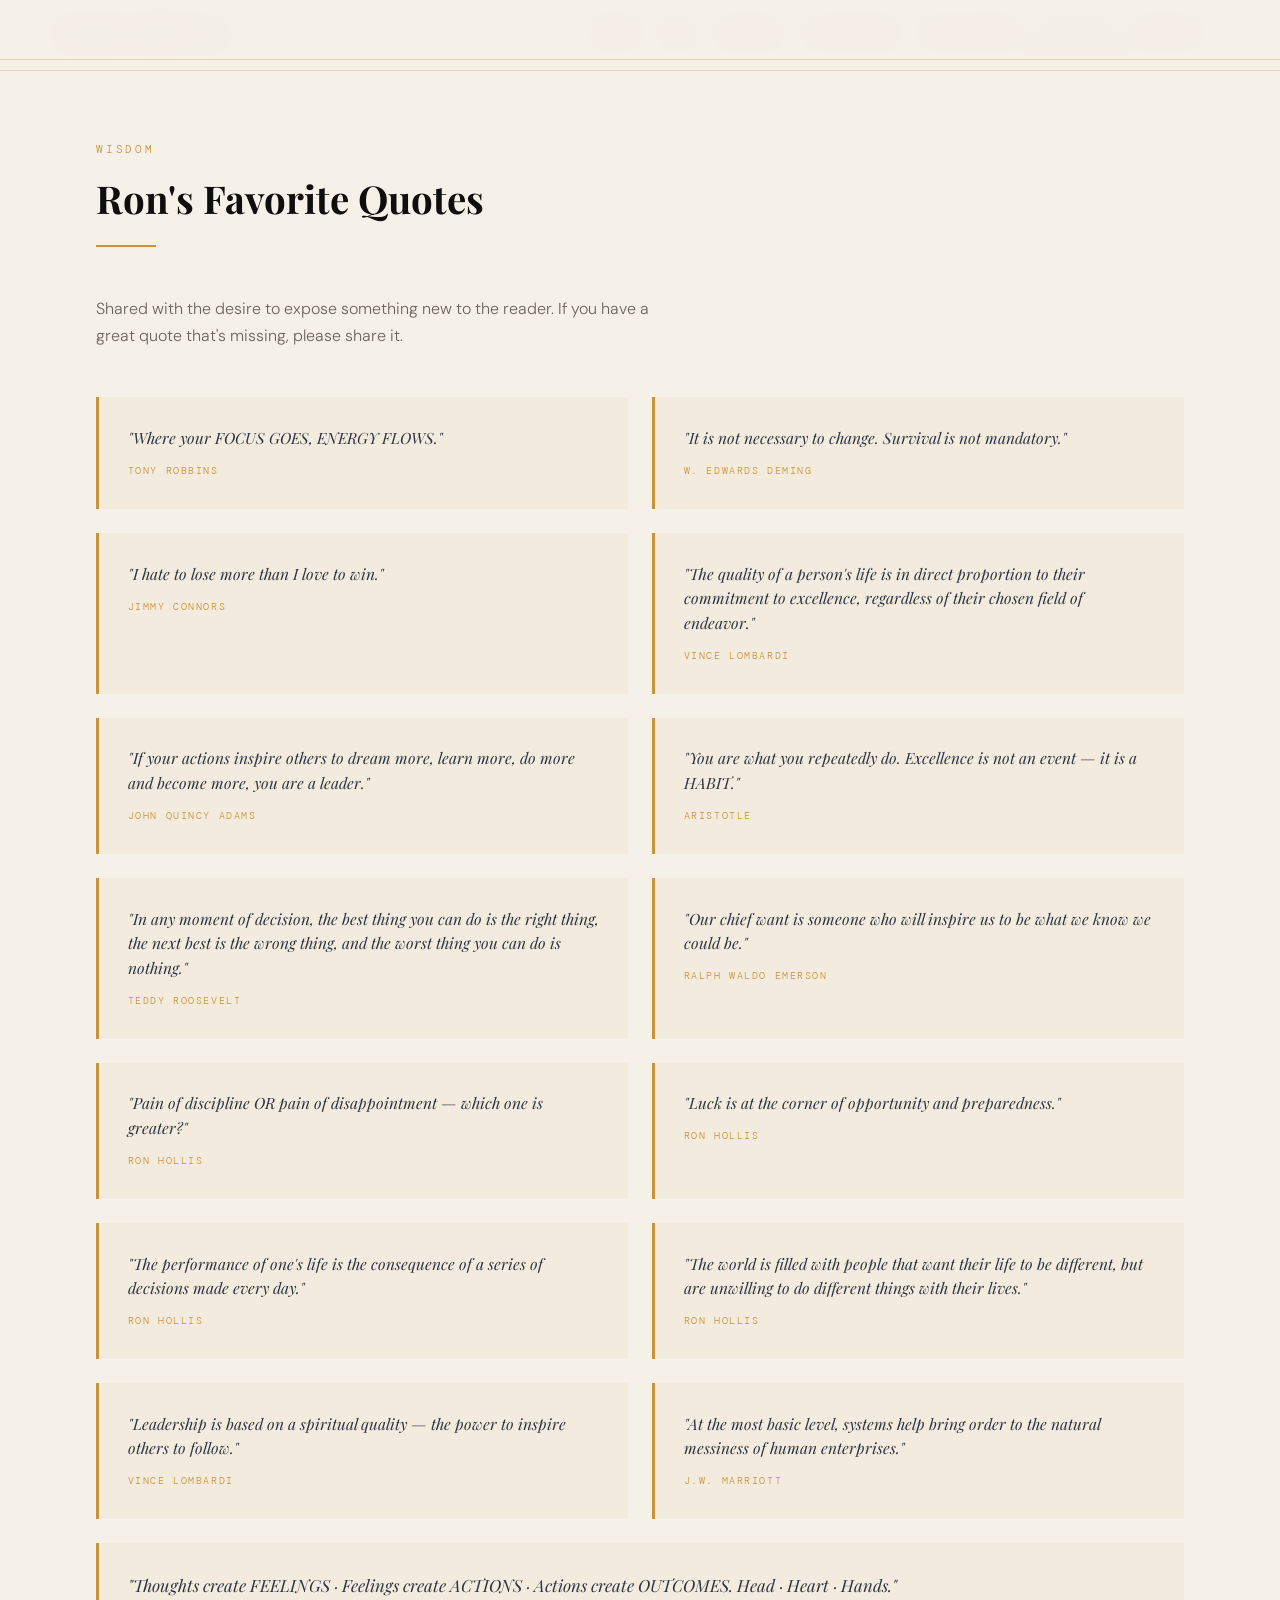
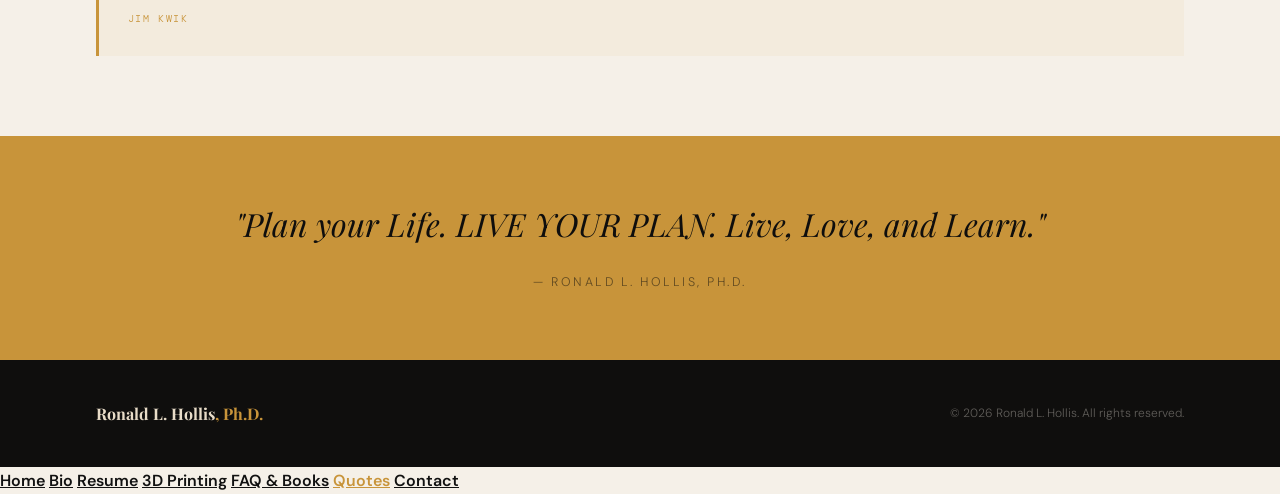
<file: quotes.html>
<!DOCTYPE html>
<html lang="en">
<head>
<meta charset="UTF-8"><meta name="viewport" content="width=device-width,initial-scale=1.0">
<title>Favorite Quotes — Ronald L. Hollis, Ph.D.</title>
<link rel="preconnect" href="https://fonts.googleapis.com">
<link href="https://fonts.googleapis.com/css2?family=Playfair+Display:ital,wght@0,400;0,700;0,900;1,400&family=DM+Sans:wght@300;400;500&family=DM+Mono:wght@400&display=swap" rel="stylesheet">
<link rel="stylesheet" href="style.css">
<style>.quotes-grid{display:grid;grid-template-columns:1fr 1fr;gap:1.5rem}@media(max-width:900px){.quotes-grid{grid-template-columns:1fr}}</style>
<style>
/* NAV FIX - inline override */
.nav-links a { color: #111 !important; font-weight: 600 !important; }
.nav-links a:hover, .nav-links a.active { color: #c8943a !important; }
.mobile-menu a { color: #111 !important; font-weight: 600 !important; }
.mobile-menu a:hover, .mobile-menu a.active { color: #c8943a !important; }
/* Force nav links visible at ALL screen sizes */
@media(max-width:900px) {
  .nav-links { display: none !important; }
  .hamburger { display: flex !important; }
}
@media(min-width:901px) {
  .nav-links { display: flex !important; }
  .hamburger { display: none !important; }
}
</style>
</head>
<body style="padding-top:60px">
<nav>
  <a href="index.html" class="nav-logo">Ronald L. Hollis<span>, Ph.D.</span></a>
  <ul class="nav-links">
    <li><a href="index.html">Home</a></li>
    <li><a href="bio.html">Bio</a></li>
    <li><a href="resume.html">Resume</a></li>
    <li><a href="3d-printing.html">3D Printing</a></li>
    <li><a href="faq.html">FAQ &amp; Books</a></li>
    <li><a href="quotes.html" class="active">Quotes</a></li>
    <li><a href="contact.html">Contact</a></li>
  </ul>
<button class="hamburger" onclick="document.getElementById('mobileMenu').classList.toggle('open')" aria-label="Menu"><span></span><span></span><span></span></button></nav>

<section class="reveal">
  <p class="section-label">Wisdom</p>
  <h2 class="section-title">Ron's Favorite Quotes</h2>
  <div class="divider"></div>
  <p style="color:var(--mid);max-width:560px;margin-bottom:3rem">Shared with the desire to expose something new to the reader. If you have a great quote that's missing, please share it.</p>
  <div class="quotes-grid">
    <div class="quote-card"><p class="qt">"Where your FOCUS GOES, ENERGY FLOWS."</p><p class="qa">Tony Robbins</p></div>
    <div class="quote-card"><p class="qt">"It is not necessary to change. Survival is not mandatory."</p><p class="qa">W. Edwards Deming</p></div>
    <div class="quote-card"><p class="qt">"I hate to lose more than I love to win."</p><p class="qa">Jimmy Connors</p></div>
    <div class="quote-card"><p class="qt">"The quality of a person's life is in direct proportion to their commitment to excellence, regardless of their chosen field of endeavor."</p><p class="qa">Vince Lombardi</p></div>
    <div class="quote-card"><p class="qt">"If your actions inspire others to dream more, learn more, do more and become more, you are a leader."</p><p class="qa">John Quincy Adams</p></div>
    <div class="quote-card"><p class="qt">"You are what you repeatedly do. Excellence is not an event — it is a HABIT."</p><p class="qa">Aristotle</p></div>
    <div class="quote-card"><p class="qt">"In any moment of decision, the best thing you can do is the right thing, the next best is the wrong thing, and the worst thing you can do is nothing."</p><p class="qa">Teddy Roosevelt</p></div>
    <div class="quote-card"><p class="qt">"Our chief want is someone who will inspire us to be what we know we could be."</p><p class="qa">Ralph Waldo Emerson</p></div>
    <div class="quote-card"><p class="qt">"Pain of discipline OR pain of disappointment — which one is greater?"</p><p class="qa">Ron Hollis</p></div>
    <div class="quote-card"><p class="qt">"Luck is at the corner of opportunity and preparedness."</p><p class="qa">Ron Hollis</p></div>
    <div class="quote-card"><p class="qt">"The performance of one's life is the consequence of a series of decisions made every day."</p><p class="qa">Ron Hollis</p></div>
    <div class="quote-card"><p class="qt">"The world is filled with people that want their life to be different, but are unwilling to do different things with their lives."</p><p class="qa">Ron Hollis</p></div>
    <div class="quote-card"><p class="qt">"Leadership is based on a spiritual quality — the power to inspire others to follow."</p><p class="qa">Vince Lombardi</p></div>
    <div class="quote-card"><p class="qt">"At the most basic level, systems help bring order to the natural messiness of human enterprises."</p><p class="qa">J.W. Marriott</p></div>
    <div class="quote-card" style="grid-column:1/-1"><p class="qt" style="font-size:1.05rem">"Thoughts create FEELINGS · Feelings create ACTIONS · Actions create OUTCOMES. Head · Heart · Hands."</p><p class="qa">Jim Kwik</p></div>
  </div>
</section>

<div class="quote-banner reveal">
  <blockquote>"Plan your Life. LIVE YOUR PLAN. Live, Love, and Learn."</blockquote>
  <cite>— Ronald L. Hollis, Ph.D.</cite>
</div>

<footer>
  <div class="footer-logo">Ronald L. Hollis<span>, Ph.D.</span></div>
  <div class="footer-copy">© 2026 Ronald L. Hollis. All rights reserved.</div>
  <nav class="footer-links"><a href="bio.html">Bio</a><a href="faq.html">FAQ &amp; Books</a><a href="contact.html">Contact</a></nav>
</footer>
<script>document.addEventListener('DOMContentLoaded',()=>{document.querySelectorAll('.reveal').forEach(el=>{new IntersectionObserver(([e])=>{if(e.isIntersecting)e.target.classList.add('visible')},{threshold:.08}).observe(el)})});</script>


<div class="mobile-menu" id="mobileMenu">
  <a href="index.html">Home</a>
  <a href="bio.html">Bio</a>
  <a href="resume.html">Resume</a>
  <a href="3d-printing.html">3D Printing</a>
  <a href="faq.html">FAQ &amp; Books</a>
  <a href="quotes.html" class="active">Quotes</a>
  <a href="contact.html">Contact</a>
</div>
<script>document.addEventListener('click',function(e){if(!e.target.closest('.hamburger')&&!e.target.closest('.mobile-menu'))document.getElementById('mobileMenu').classList.remove('open');});</script>
</body></html>
</file>
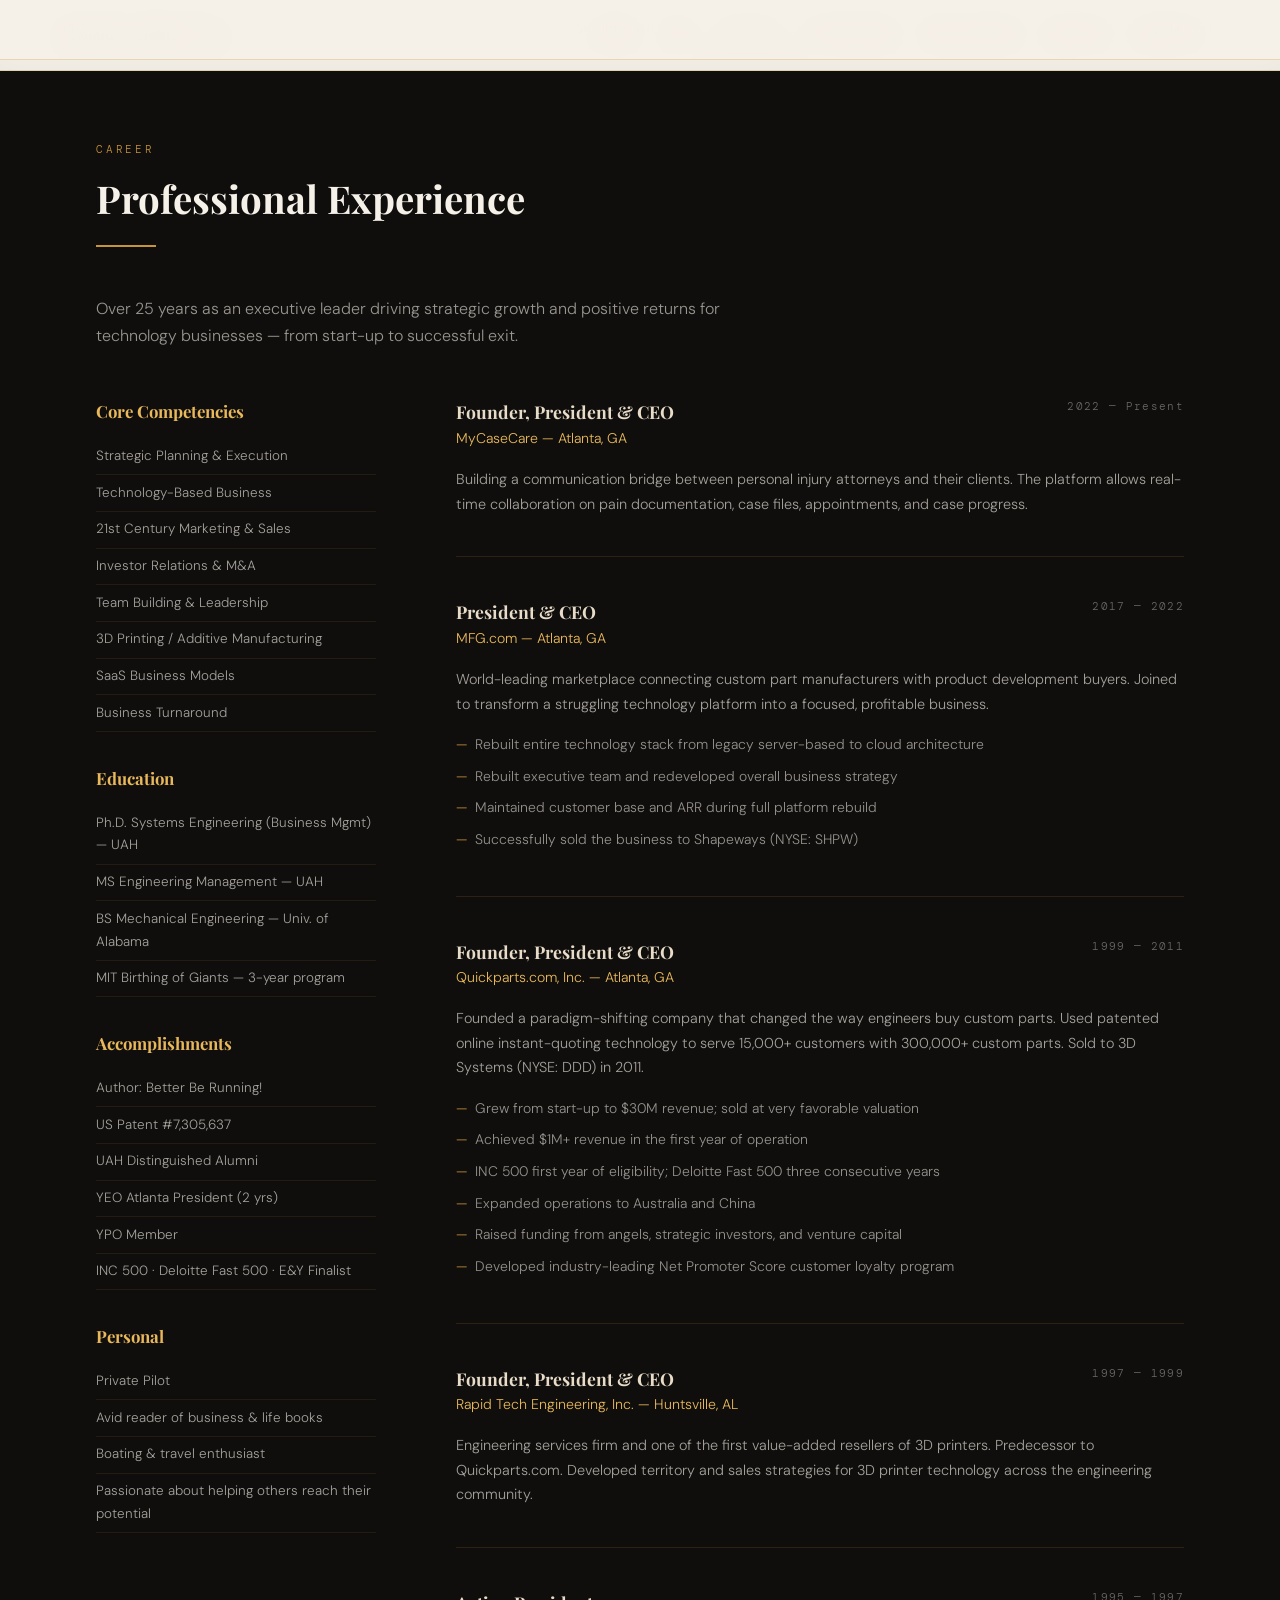
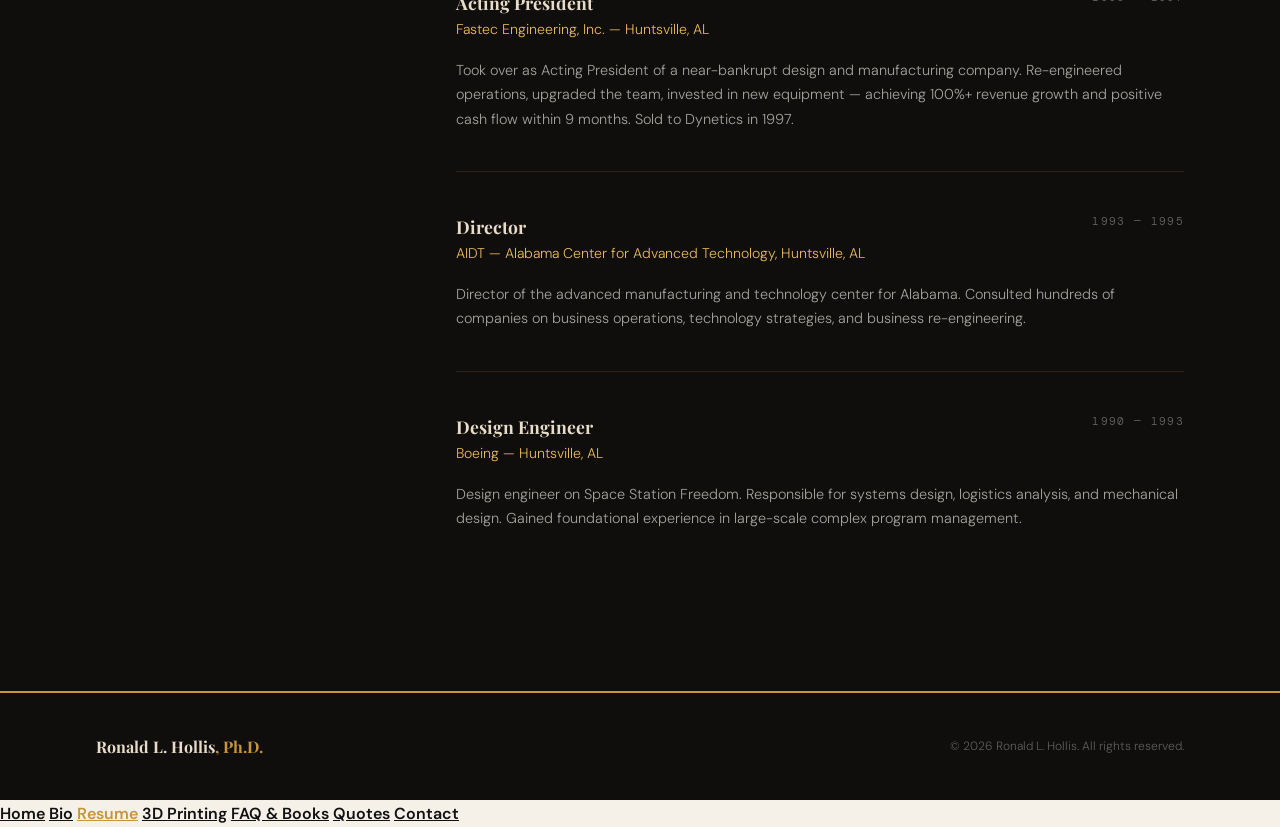
<file: resume.html>
<!DOCTYPE html>
<html lang="en">
<head>
<meta charset="UTF-8"><meta name="viewport" content="width=device-width,initial-scale=1.0">
<title>Resume — Ronald L. Hollis, Ph.D.</title>
<link rel="preconnect" href="https://fonts.googleapis.com">
<link href="https://fonts.googleapis.com/css2?family=Playfair+Display:ital,wght@0,400;0,700;0,900;1,400&family=DM+Sans:wght@300;400;500&family=DM+Mono:wght@400&display=swap" rel="stylesheet">
<link rel="stylesheet" href="style.css">
<style>.res-grid{display:grid;grid-template-columns:280px 1fr;gap:5rem}@media(max-width:900px){.res-grid{grid-template-columns:1fr}}</style>
<style>
/* NAV FIX - inline override */
.nav-links a { color: #111 !important; font-weight: 600 !important; }
.nav-links a:hover, .nav-links a.active { color: #c8943a !important; }
.mobile-menu a { color: #111 !important; font-weight: 600 !important; }
.mobile-menu a:hover, .mobile-menu a.active { color: #c8943a !important; }
/* Force nav links visible at ALL screen sizes */
@media(max-width:900px) {
  .nav-links { display: none !important; }
  .hamburger { display: flex !important; }
}
@media(min-width:901px) {
  .nav-links { display: flex !important; }
  .hamburger { display: none !important; }
}
</style>
</head>
<body style="padding-top:60px">
<nav>
  <a href="index.html" class="nav-logo">Ronald L. Hollis<span>, Ph.D.</span></a>
  <ul class="nav-links">
    <li><a href="index.html">Home</a></li>
    <li><a href="bio.html">Bio</a></li>
    <li><a href="resume.html" class="active">Resume</a></li>
    <li><a href="3d-printing.html">3D Printing</a></li>
    <li><a href="faq.html">FAQ &amp; Books</a></li>
    <li><a href="quotes.html">Quotes</a></li>
    <li><a href="contact.html">Contact</a></li>
  </ul>
<button class="hamburger" onclick="document.getElementById('mobileMenu').classList.toggle('open')" aria-label="Menu"><span></span><span></span><span></span></button></nav>

<div class="band reveal">
  <p class="section-label">Career</p>
  <h2 class="section-title">Professional Experience</h2>
  <div class="divider"></div>
  <p style="color:rgba(245,240,232,.6);max-width:680px;margin-bottom:3rem">Over 25 years as an executive leader driving strategic growth and positive returns for technology businesses — from start-up to successful exit.</p>
  <div class="res-grid">
    <div class="res-sidebar">
      <h3>Core Competencies</h3>
      <ul><li>Strategic Planning &amp; Execution</li><li>Technology-Based Business</li><li>21st Century Marketing &amp; Sales</li><li>Investor Relations &amp; M&amp;A</li><li>Team Building &amp; Leadership</li><li>3D Printing / Additive Manufacturing</li><li>SaaS Business Models</li><li>Business Turnaround</li></ul>
      <h3>Education</h3>
      <ul><li>Ph.D. Systems Engineering (Business Mgmt) — UAH</li><li>MS Engineering Management — UAH</li><li>BS Mechanical Engineering — Univ. of Alabama</li><li>MIT Birthing of Giants — 3-year program</li></ul>
      <h3>Accomplishments</h3>
      <ul><li>Author: Better Be Running!</li><li>US Patent #7,305,637</li><li>UAH Distinguished Alumni</li><li>YEO Atlanta President (2 yrs)</li><li>YPO Member</li><li>INC 500 · Deloitte Fast 500 · E&amp;Y Finalist</li></ul>
      <h3>Personal</h3>
      <ul><li>Private Pilot</li><li>Avid reader of business &amp; life books</li><li>Boating &amp; travel enthusiast</li><li>Passionate about helping others reach their potential</li></ul>
    </div>
    <div>
      <div class="job">
        <div class="job-hd"><div><div class="job-title">Founder, President &amp; CEO</div><div class="job-co">MyCaseCare — Atlanta, GA</div></div><span class="job-date">2022 — Present</span></div>
        <p class="job-desc">Building a communication bridge between personal injury attorneys and their clients. The platform allows real-time collaboration on pain documentation, case files, appointments, and case progress.</p>
      </div>
      <div class="job">
        <div class="job-hd"><div><div class="job-title">President &amp; CEO</div><div class="job-co">MFG.com — Atlanta, GA</div></div><span class="job-date">2017 — 2022</span></div>
        <p class="job-desc">World-leading marketplace connecting custom part manufacturers with product development buyers. Joined to transform a struggling technology platform into a focused, profitable business.</p>
        <ul class="job-bullets">
          <li>Rebuilt entire technology stack from legacy server-based to cloud architecture</li>
          <li>Rebuilt executive team and redeveloped overall business strategy</li>
          <li>Maintained customer base and ARR during full platform rebuild</li>
          <li>Successfully sold the business to Shapeways (NYSE: SHPW)</li>
        </ul>
      </div>
      <div class="job">
        <div class="job-hd"><div><div class="job-title">Founder, President &amp; CEO</div><div class="job-co">Quickparts.com, Inc. — Atlanta, GA</div></div><span class="job-date">1999 — 2011</span></div>
        <p class="job-desc">Founded a paradigm-shifting company that changed the way engineers buy custom parts. Used patented online instant-quoting technology to serve 15,000+ customers with 300,000+ custom parts. Sold to 3D Systems (NYSE: DDD) in 2011.</p>
        <ul class="job-bullets">
          <li>Grew from start-up to $30M revenue; sold at very favorable valuation</li>
          <li>Achieved $1M+ revenue in the first year of operation</li>
          <li>INC 500 first year of eligibility; Deloitte Fast 500 three consecutive years</li>
          <li>Expanded operations to Australia and China</li>
          <li>Raised funding from angels, strategic investors, and venture capital</li>
          <li>Developed industry-leading Net Promoter Score customer loyalty program</li>
        </ul>
      </div>
      <div class="job">
        <div class="job-hd"><div><div class="job-title">Founder, President &amp; CEO</div><div class="job-co">Rapid Tech Engineering, Inc. — Huntsville, AL</div></div><span class="job-date">1997 — 1999</span></div>
        <p class="job-desc">Engineering services firm and one of the first value-added resellers of 3D printers. Predecessor to Quickparts.com. Developed territory and sales strategies for 3D printer technology across the engineering community.</p>
      </div>
      <div class="job">
        <div class="job-hd"><div><div class="job-title">Acting President</div><div class="job-co">Fastec Engineering, Inc. — Huntsville, AL</div></div><span class="job-date">1995 — 1997</span></div>
        <p class="job-desc">Took over as Acting President of a near-bankrupt design and manufacturing company. Re-engineered operations, upgraded the team, invested in new equipment — achieving 100%+ revenue growth and positive cash flow within 9 months. Sold to Dynetics in 1997.</p>
      </div>
      <div class="job">
        <div class="job-hd"><div><div class="job-title">Director</div><div class="job-co">AIDT — Alabama Center for Advanced Technology, Huntsville, AL</div></div><span class="job-date">1993 — 1995</span></div>
        <p class="job-desc">Director of the advanced manufacturing and technology center for Alabama. Consulted hundreds of companies on business operations, technology strategies, and business re-engineering.</p>
      </div>
      <div class="job">
        <div class="job-hd"><div><div class="job-title">Design Engineer</div><div class="job-co">Boeing — Huntsville, AL</div></div><span class="job-date">1990 — 1993</span></div>
        <p class="job-desc">Design engineer on Space Station Freedom. Responsible for systems design, logistics analysis, and mechanical design. Gained foundational experience in large-scale complex program management.</p>
      </div>
    </div>
  </div>
</div>

<footer>
  <div class="footer-logo">Ronald L. Hollis<span>, Ph.D.</span></div>
  <div class="footer-copy">© 2026 Ronald L. Hollis. All rights reserved.</div>
  <nav class="footer-links"><a href="bio.html">Bio</a><a href="3d-printing.html">3D Printing</a><a href="contact.html">Contact</a></nav>
</footer>
<script>document.addEventListener('DOMContentLoaded',()=>{document.querySelectorAll('.reveal').forEach(el=>{new IntersectionObserver(([e])=>{if(e.isIntersecting)e.target.classList.add('visible')},{threshold:.08}).observe(el)})});</script>


<div class="mobile-menu" id="mobileMenu">
  <a href="index.html">Home</a>
  <a href="bio.html">Bio</a>
  <a href="resume.html" class="active">Resume</a>
  <a href="3d-printing.html">3D Printing</a>
  <a href="faq.html">FAQ &amp; Books</a>
  <a href="quotes.html">Quotes</a>
  <a href="contact.html">Contact</a>
</div>
<script>document.addEventListener('click',function(e){if(!e.target.closest('.hamburger')&&!e.target.closest('.mobile-menu'))document.getElementById('mobileMenu').classList.remove('open');});</script>
</body></html>
</file>
<file: style.css>
:root{--ink:#0f0e0d;--cream:#f5f0e8;--warm:#e8dcc8;--gold:#c8943a;--gold-light:#e8b85a;--rust:#9b3a2a;--slate:#2c3444;--mid:#6b6560;--rule:1px solid rgba(200,148,58,0.3)}
*,*::before,*::after{box-sizing:border-box;margin:0;padding:0}
html{scroll-behavior:smooth}
body{background:var(--cream);color:var(--ink);font-family:'DM Sans',sans-serif;font-weight:300;line-height:1.7;overflow-x:hidden}
nav{position:fixed;top:0;left:0;right:0;z-index:100;display:flex;justify-content:space-between;align-items:center;padding:1rem 4rem;background:rgba(245,240,232,0.97);backdrop-filter:blur(12px);border-bottom:var(--rule);min-height:60px}
.nav-logo{font-family:'Playfair Displahy',serif;font-size:1rem;font-weight:700;color:var(--ink);text-decoration:none}
.nav-logo span{color:var(--gold)}
.nav-links{display:flex;gap:0;list-style:none}
.nav-links a{display:block;padding:0.5rem 1rem;font-size:0.72rem;letter-spacing:0.12em;text-transform:uppercase;color:#111111;text-decoration:none;transition:color 0.2s;border-bottom:2px solid transparent}
.nav-links a:hover,.nav-links a.active{color:var(--gold);border-bottom-color:var(--gold)}
section{padding:5rem 6rem}
.section-label{font-family:'DM Mono',monospace;font-size:0.7rem;letter-spacing:0.25em;text-transform:uppercase;color:var(--gold);margin-bottom:1rem}
.section-title{font-family:'Playfair Display',serif;font-size:clamp(1.8rem,3vw,3rem);font-weight:700;line-height:1.2;color:var(--ink);margin-bottom:1.5rem}
.divider{width:60px;height:2px;background:var(--gold);margin-bottom:3rem}
.band{background:var(--ink);color:var(--cream);padding:5rem 6rem}
.band .section-title{color:var(--cream)}
.bg-warm{background:var(--warm)}
.btn-primary{display:inline-block;padding:.85rem 2rem;background:var(--gold);color:#fff;font-size:.8rem;letter-spacing:.14em;text-transform:uppercase;text-decoration:none;font-weight:500;border:none;cursor:pointer;transition:background .25s,transform .2s}
.btn-primary:hover{background:var(--rust);transform:translateY(-2px)}
.btn-ghost{display:inline-block;padding:.85rem 2rem;background:transparent;color:var(--ink);font-size:.8rem;letter-spacing:.14em;text-transform:uppercase;text-decoration:none;font-weight:500;border:1px solid rgba(15,14,13,.3);cursor:pointer;transition:border-color .25s,color .25s}
.btn-ghost:hover{border-color:var(--gold);color:var(--gold)}
.reveal{opacity:0;transform:translateY(24px);transition:opacity .7s ease,transform .7s ease}
.reveal.visible{opacity:1;transform:translateY(0)}
.two-col{display:grid;grid-template-columns:1fr 1fr;gap:5rem}
.three-col{display:grid;grid-template-columns:repeat(3,1fr);gap:2rem}
.four-col{display:grid;grid-template-columns:repeat(4,1fr);gap:2rem}
.about-lead{font-size:1.2rem;line-height:1.65;color:var(--warm);margin-bottom:1.5rem}
.about-lead strong{color:var(--gold-light);font-weight:500}
.about-body p{margin-bottom:1rem;color:rgba(245,240,232,.72);font-size:.95rem}
.blockquote{font-family:'Playfair Display',serif;font-size:1.35rem;font-style:italic;border-left:3px solid var(--gold);padding-left:1.8rem;color:var(--warm);margin:2rem 0;line-height:1.5}
.cred-tag{display:inline-block;padding:.35rem .85rem;border:1px solid rgba(200,148,58,.4);font-size:.7rem;letter-spacing:.1em;color:var(--mid);text-transform:uppercase;margin:.2rem}
.cred-list{list-style:none;margin-top:1.5rem}
.cred-list li{padding:.6rem 0;border-bottom:1px solid rgba(200,148,58,.12);font-size:.9rem;color:rgba(245,240,232,.7);display:flex;gap:.8rem}
.cred-list li::before{content:'→';color:var(--gold);flex-shrink:0}
.beliefs-grid{display:grid;grid-template-columns:repeat(3,1fr);border:var(--rule)}
.belief-card{padding:2.5rem 2rem;border-right:var(--rule);border-bottom:var(--rule);position:relative;overflow:hidden;transition:background .3s}
.belief-card:nth-child(3n){border-right:none}
.belief-card:nth-child(n+4){border-bottom:none}
.belief-card::after{content:'';position:absolute;bottom:0;left:0;width:0;height:2px;background:var(--gold);transition:width .4s ease}
.belief-card:hover::after{width:100%}
.belief-card:hover{background:rgba(200,148,58,.04)}
.belief-number{font-family:'DM Mono',monospace;font-size:.7rem;letter-spacing:.2em;color:var(--gold);margin-bottom:.8rem}
.belief-text{font-size:.93rem;color:var(--slate);line-height:1.6}
.card{background:var(--cream);padding:2.5rem 2rem;border-top:3px solid transparent;transition:border-color .3s}
.card:hover{border-color:var(--gold)}
.card-icon{font-size:1.8rem;margin-bottom:1rem}
.card h4{font-family:'Playfair Display',serif;font-size:1.05rem;font-weight:700;color:var(--ink);margin-bottom:.7rem}
.card p{font-size:.88rem;color:var(--mid);line-height:1.6}
.fw-block h3{font-family:'Playfair Display',serif;font-size:1.8rem;font-weight:700;color:var(--gold-light);margin-bottom:.3rem}
.fw-block .sub{font-family:'DM Mono',monospace;font-size:.72rem;letter-spacing:.18em;text-transform:uppercase;color:rgba(232,220,200,.45);margin-bottom:1.5rem}
.fw-list{list-style:none}
.fw-list li{padding:.9rem 0;border-bottom:1px solid rgba(200,148,58,.12);display:flex;align-items:baseline;gap:1rem;font-size:.92rem;color:rgba(245,240,232,.78)}
.fw-list li:last-child{border-bottom:none}
.fi{font-family:'Playfair Display',serif;font-size:1.4rem;font-weight:900;color:var(--gold);min-width:1.5rem}
.quote-banner{background:var(--gold);padding:4rem 6rem;text-align:center}
.quote-banner blockquote{font-family:'Playfair Display',serif;font-size:clamp(1.3rem,2.5vw,2rem);font-style:italic;color:var(--ink);max-width:860px;margin:0 auto;line-height:1.5}
.quote-banner cite{display:block;margin-top:1.5rem;font-size:.78rem;letter-spacing:.2em;text-transform:uppercase;color:rgba(15,14,13,.55);font-style:normal}
footer{background:var(--ink);padding:2.5rem 6rem;display:flex;justify-content:space-between;align-items:center;border-top:2px solid var(--gold)}
.footer-logo{font-family:'Playfair Display',serif;font-size:1rem;font-weight:700;color:var(--warm)}
.footer-logo span{color:var(--gold)}
.footer-copy{font-size:.75rem;color:rgba(245,240,232,.35)}
.footer-links{display:flex;gap:2rem}
.footer-links a{font-size:.75rem;letter-spacing:.12em;text-transform:uppercase;color:rgba(245,240,232,.45);text-decoration:none;transition:color .25s}
.footer-links a:hover{color:var(--gold)}
.job{margin-bottom:2.5rem;padding-bottom:2.5rem;border-bottom:1px solid rgba(200,148,58,.15)}
.job:last-child{border-bottom:none}
.job-hd{display:flex;justify-content:space-between;align-items:flex-start;flex-wrap:wrap;gap:.5rem;margin-bottom:.5rem}
.job-title{font-family:'Playfair Display',serif;font-size:1.1rem;font-weight:700;color:var(--warm)}
.job-co{font-size:.88rem;color:var(--gold-light);margin-bottom:.5rem}
.job-date{font-family:'DM Mono',monospace;font-size:.7rem;letter-spacing:.12em;color:rgba(245,240,232,.4)}
.job-desc{font-size:.9rem;color:rgba(245,240,232,.65);line-height:1.7}
.job-bullets{list-style:none;margin-top:.8rem}
.job-bullets li{padding:.25rem 0 .25rem 1.2rem;position:relative;font-size:.87rem;color:rgba(245,240,232,.58)}
.job-bullets li::before{content:'—';position:absolute;left:0;color:var(--gold)}
.res-sidebar h3{font-family:'Playfair Display',serif;font-size:1.05rem;font-weight:700;color:var(--gold-light);margin:2rem 0 .8rem}
.res-sidebar h3:first-child{margin-top:0}
.res-sidebar ul{list-style:none}
.res-sidebar li{padding:.4rem 0;border-bottom:1px solid rgba(200,148,58,.1);font-size:.84rem;color:rgba(245,240,232,.65)}
.quote-card{padding:1.8rem;background:rgba(200,148,58,.06);border-left:3px solid var(--gold)}
.quote-card .qt{font-family:'Playfair Display',serif;font-size:.97rem;font-style:italic;color:var(--slate);line-height:1.6;margin-bottom:.7rem}
.quote-card .qa{font-family:'DM Mono',monospace;font-size:.65rem;letter-spacing:.15em;text-transform:uppercase;color:var(--gold)}
.book-cat h4{font-family:'Playfair Display',serif;font-size:1.05rem;font-weight:700;color:var(--ink);margin-bottom:1rem;padding-bottom:.5rem;border-bottom:2px solid var(--gold)}
.book-list{list-style:none}
.book-list li{padding:.5rem 0;border-bottom:1px solid rgba(200,148,58,.15);font-size:.88rem;color:var(--slate)}
.book-list li span{display:block;font-size:.76rem;color:var(--mid);font-style:italic}
.faq-item{padding:2rem 0;border-bottom:1px solid rgba(200,148,58,.15)}
.faq-item:last-child{border-bottom:none}
.faq-q{font-family:'Playfair Display',serif;font-size:1.1rem;font-weight:700;color:var(--ink);margin-bottom:.8rem}
.faq-a{font-size:.92rem;color:var(--slate);line-height:1.75}
.faq-a p{margin-bottom:.7rem}
.milestone{padding:1.3rem 0;border-bottom:1px solid rgba(200,148,58,.2)}
.milestone:last-child{border-bottom:none}
.milestone h4{font-family:'Playfair Display',serif;font-size:1rem;font-weight:700;color:var(--warm);margin-bottom:.4rem}
.milestone p{font-size:.87rem;color:rgba(245,240,232,.62);line-height:1.6}
.contact-form{display:flex;flex-direction:column;gap:1.2rem}
.form-row{display:grid;grid-template-columns:1fr 1fr;gap:1.2rem}
.contact-form input,.contact-form textarea{width:100%;padding:1rem 1.2rem;background:transparent;border:1px solid rgba(15,14,13,.2);font-family:'DM Sans',sans-serif;font-size:.9rem;color:var(--ink);outline:none;transition:border-color .25s;resize:none}
.contact-form input:focus,.contact-form textarea:focus{border-color:var(--gold)}
.contact-form textarea{min-height:140px}
@keyframes slideUp{from{opacity:0;transform:translateY(28px)}to{opacity:1;transform:translateY(0)}}
@media(max-width:900px){
  nav{padding:1rem 1.5rem}
  .nav-links{display:none}
  section,.band,.quote-banner{padding:4rem 1.5rem}
  .two-col,.three-col,.four-col,.beliefs-grid{grid-template-columns:1fr}
  footer{flex-direction:column;gap:1.2rem;text-align:center;padding:2rem 1.5rem}
  .form-row{grid-template-columns:1fr}
}
</file>
